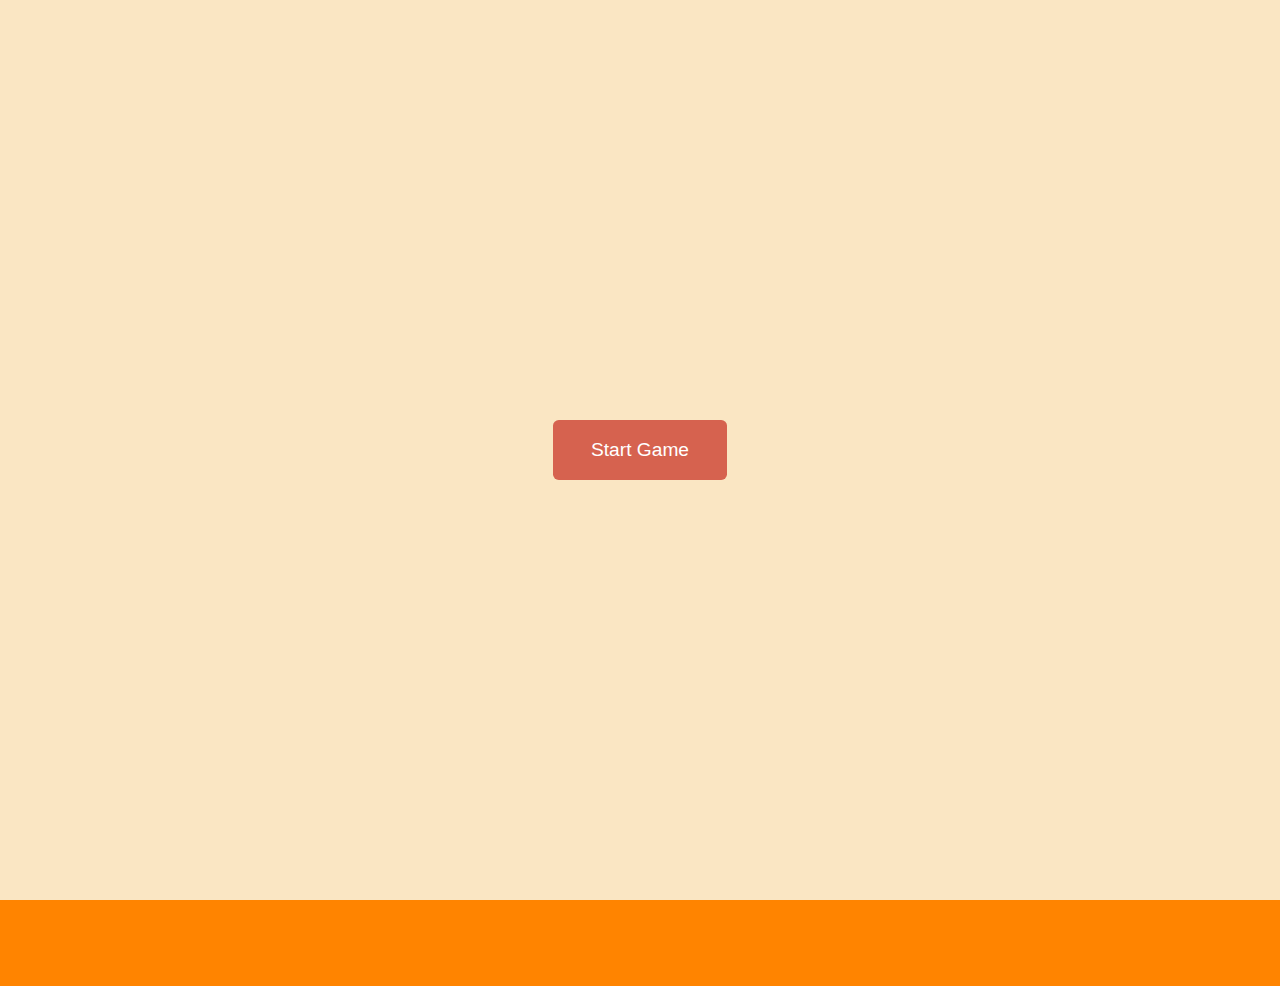
<file: FruitGame/index.html>
<!DOCTYPE html>
<html lang="en">

<head>
    <meta charset="UTF-8">
    <meta name="viewport" content="width=device-width, initial-scale=1.0">
    <title>FruitGame</title>
    <link rel="stylesheet" href="style.css">
</head>

<body>
    <h1 id="title">Emine Hanım size özel üretilmiş oyununuza hoşgeldiniz!</h1>
    <div class="cover-screen">
        <h2 id="over-text" class="hide">Game Over</h2>
        <p id="result"></p>
        <button id="start-button">Start Game</button>
    </div>

    <div id="score-container" class="hide">0</div>
    <canvas id="canvas"></canvas>
    <script src="script.js"></script>
</body>

</html>
</file>
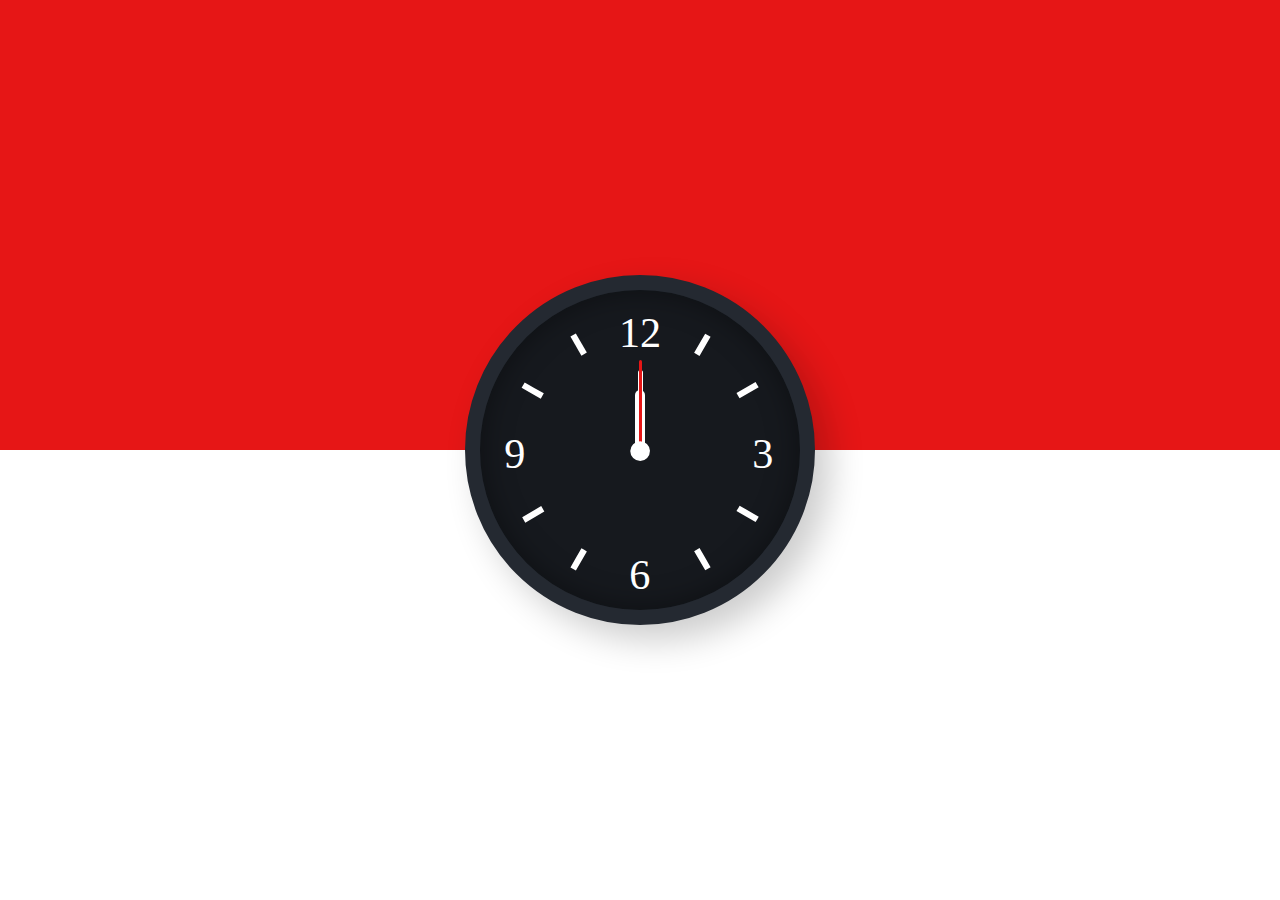
<file: analogclock/analogclock.html>
<!DOCTYPE html>
<html lang="en">
<head>
    <meta name="viewport" content="width=device-width, initial-scale=1.0">
    <title>Analog Clock</title>
    <!-- Stylesheet-->
    <link rel="stylesheet" href="analogclock.css">   
</head>
<body>
    <div class="clock">
        <div class="hour hand" id="hour"></div>
        <div class="minute hand" id="minute"></div>
        <div class="seconds hand" id="seconds"></div>
        <img src="clock template.svg" alt="clock">
    </div>
    <!-- Script -->
    <script src="analogclock.js"></script>
</body>
</html>
</file>
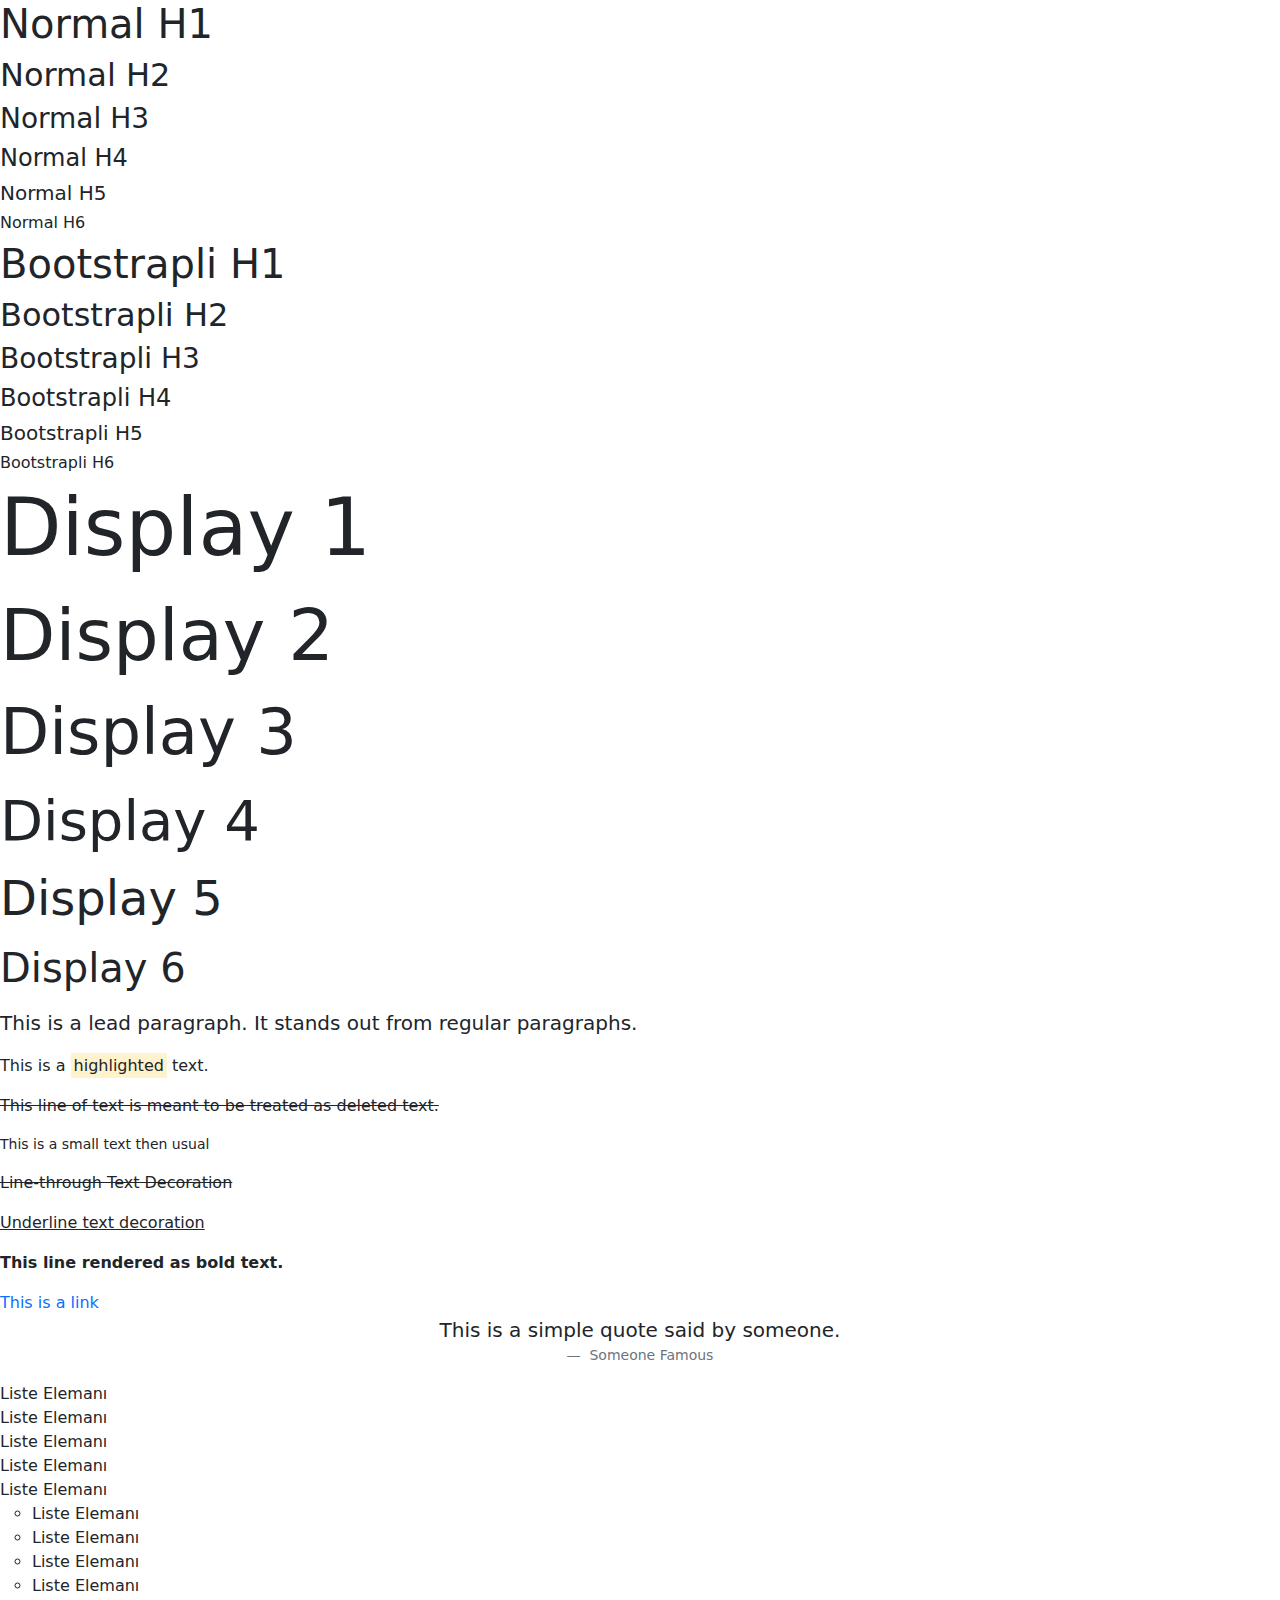
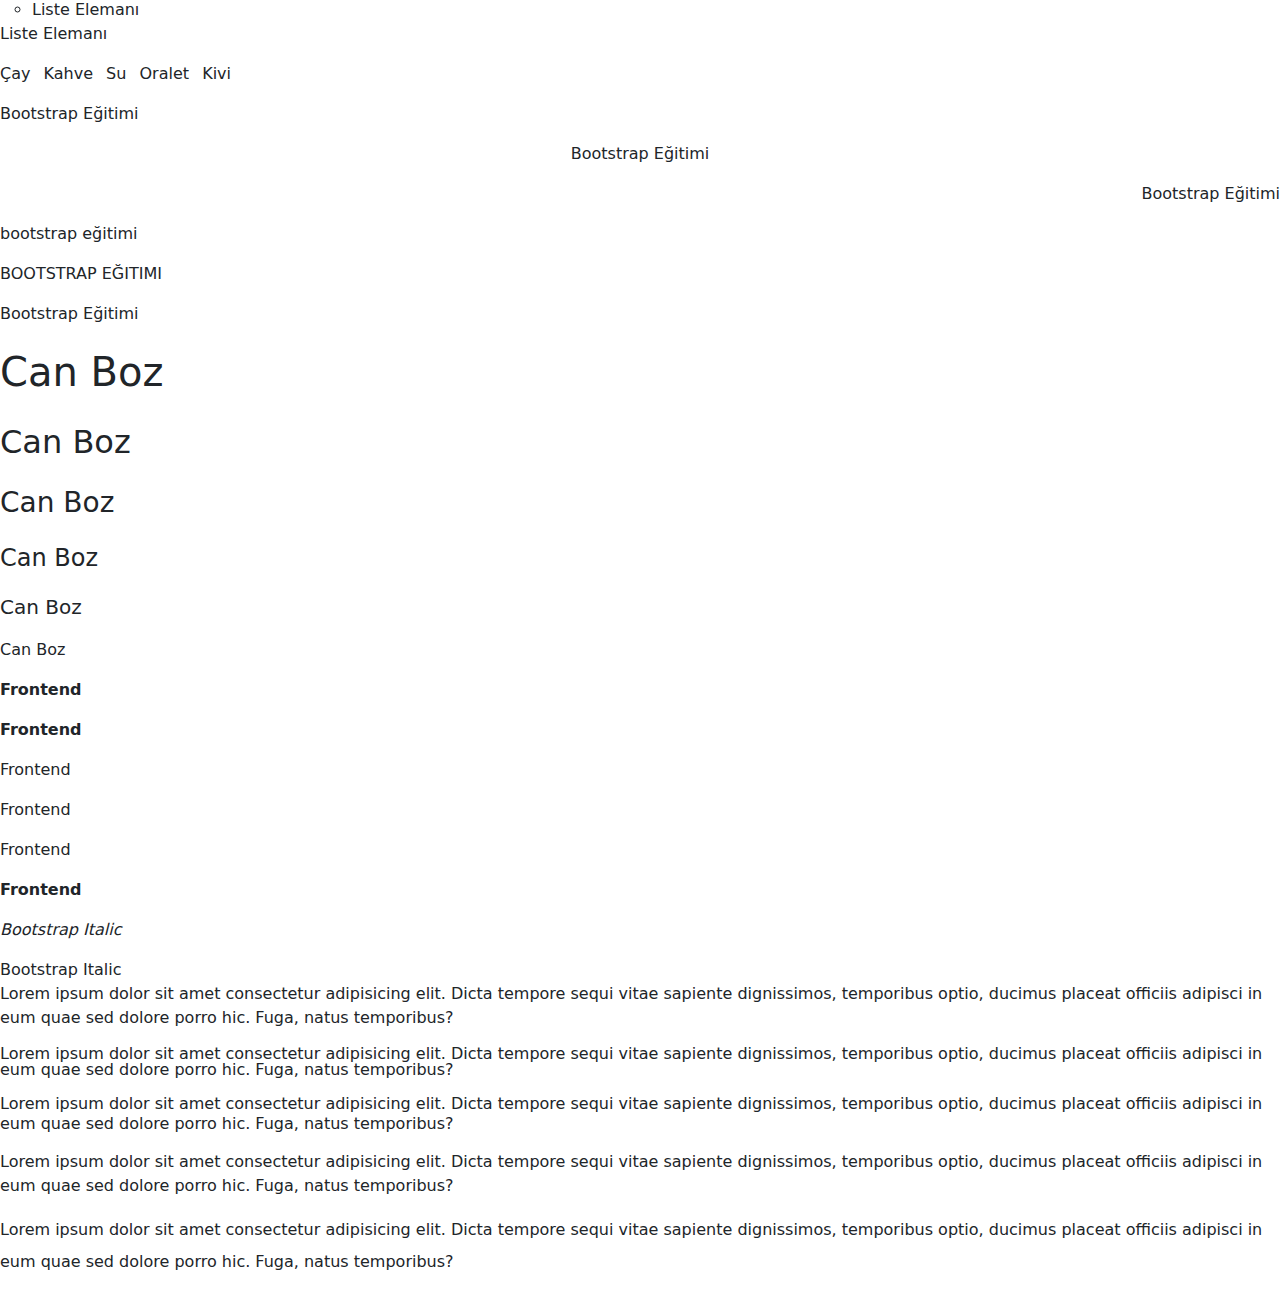
<file: Bootstrap/1.Typography.html>
<!DOCTYPE html>
<html lang="en">

<head>
    <meta charset="UTF-8">
    <meta http-equiv="X-UA-Compatible" content="IE=edge">
    <meta name="viewport" content="width=device-width, initial-scale=1.0">
    <title>Document</title>
    <link rel="stylesheet" href="css/bootstrap.min.css">
</head>

<body>

    <!-- HEADINGS -->

    <h1>Normal H1</h1>
    <h2>Normal H2</h2>
    <h3>Normal H3</h3>
    <h4>Normal H4</h4>
    <h5>Normal H5</h5>
    <h6>Normal H6</h6>

    <p class="h1">Bootstrapli H1</p>
    <p class="h2">Bootstrapli H2</p>
    <p class="h3">Bootstrapli H3</p>
    <p class="h4">Bootstrapli H4</p>
    <p class="h5">Bootstrapli H5</p>
    <p class="h6">Bootstrapli H6</p>

    <!-- DISPLAY -->

    <p class="display-1">Display 1</p>
    <p class="display-2">Display 2</p>
    <p class="display-3">Display 3</p>
    <p class="display-4">Display 4</p>
    <p class="display-5">Display 5</p>
    <p class="display-6">Display 6</p>

    <!-- LEAD -->
    <p class="lead">
        This is a lead paragraph. It stands out from regular paragraphs.
    </p>

    <!-- TEXT STYLİNG -->
    <p>This is a <span class="mark">highlighted</span> text.</p>
    <p><del>This line of text is meant to be treated as deleted text.</del></p>
    <p class="small">This is a small text then usual</p>
    <p class="text-decoration-line-through">Line-through Text Decoration</p>
    <p class="text-decoration-underline">Underline text decoration</p>
    <p><strong>This line rendered as bold text.</strong></p>
    <a href="" class="text-decoration-none">This is a link</a>



    <!-- blockquote -->
    <div class="text-center">
        <blockquote class="blockquote">
            <p>This is a simple quote said by someone.</p>
        </blockquote>
        <div class="blockquote-footer">
            Someone Famous
        </div>
    </div>

    <!-- Lists -->
    <ul class="list-unstyled">
        <li>Liste Elemanı</li>
        <li>Liste Elemanı</li>
        <li>Liste Elemanı</li>
        <li>Liste Elemanı</li>
        <li>Liste Elemanı</li>
        <ul>
            <li>Liste Elemanı</li>
            <li>Liste Elemanı</li>
            <li>Liste Elemanı</li>
            <li>Liste Elemanı</li>
            <li>Liste Elemanı</li>
        </ul>
        <li>Liste Elemanı</li>
    </ul>


    <!-- Inline Lists -->
    <ul class="list-inline">
        <li class="list-inline-item">Çay</li>
        <li class="list-inline-item">Kahve</li>
        <li class="list-inline-item">Su</li>
        <li class="list-inline-item">Oralet</li>
        <li class="list-inline-item">Kivi</li>
    </ul>

    <!-- Text Hizalama -->
    <p class="text-start">Bootstrap Eğitimi</p>
    <p class="text-center">Bootstrap Eğitimi</p>
    <p class="text-end">Bootstrap Eğitimi</p>

    <!-- Text Transform -->

    <p class="text-lowercase">Bootstrap Eğitimi</p>
    <p class="text-uppercase">Bootstrap Eğitimi</p>
    <p class="text-capitalize">bootstrap eğitimi</p>

    <!-- Font Size -->
    <p class="fs-1">Can Boz</p>
    <p class="fs-2">Can Boz</p>
    <p class="fs-3">Can Boz</p>
    <p class="fs-4">Can Boz</p>
    <p class="fs-5">Can Boz</p>
    <p class="fs-6">Can Boz</p>

    <!-- Font Weight -->

    <p class="fw-bolder">Frontend</p>
    <p class="fw-bold">Frontend</p>
    <p class="fw-normal">Frontend</p>
    <p class="fw-light">Frontend</p>
    <p class="fw-lighter">Frontend</p>
    <p class="fw-semibold">Frontend</p>

    <!-- Font Style  -->
    <p class="fst-italic">Bootstrap Italic</p>
    <i class="fst-normal">Bootstrap Italic</i>

    <!-- Line Height -->
    <p>Lorem ipsum dolor sit amet consectetur adipisicing elit. Dicta tempore sequi vitae sapiente dignissimos,
        temporibus optio, ducimus placeat officiis adipisci in eum quae sed dolore porro hic. Fuga, natus temporibus?
    </p>
    <p class="lh-1">Lorem ipsum dolor sit amet consectetur adipisicing elit. Dicta tempore sequi vitae sapiente
        dignissimos,
        temporibus optio, ducimus placeat officiis adipisci in eum quae sed dolore porro hic. Fuga, natus temporibus?
    </p>
    <p class="lh-sm">Lorem ipsum dolor sit amet consectetur adipisicing elit. Dicta tempore sequi vitae sapiente
        dignissimos,
        temporibus optio, ducimus placeat officiis adipisci in eum quae sed dolore porro hic. Fuga, natus temporibus?
    </p>
    <p class="lh-base">Lorem ipsum dolor sit amet consectetur adipisicing elit. Dicta tempore sequi vitae sapiente
        dignissimos,
        temporibus optio, ducimus placeat officiis adipisci in eum quae sed dolore porro hic. Fuga, natus temporibus?
    </p>
    <p class="lh-lg">Lorem ipsum dolor sit amet consectetur adipisicing elit. Dicta tempore sequi vitae sapiente
        dignissimos,
        temporibus optio, ducimus placeat officiis adipisci in eum quae sed dolore porro hic. Fuga, natus temporibus?
    </p>



    <script src="js/bootstrap.bundle.min.js"></script>
</body>

</html>
</file>
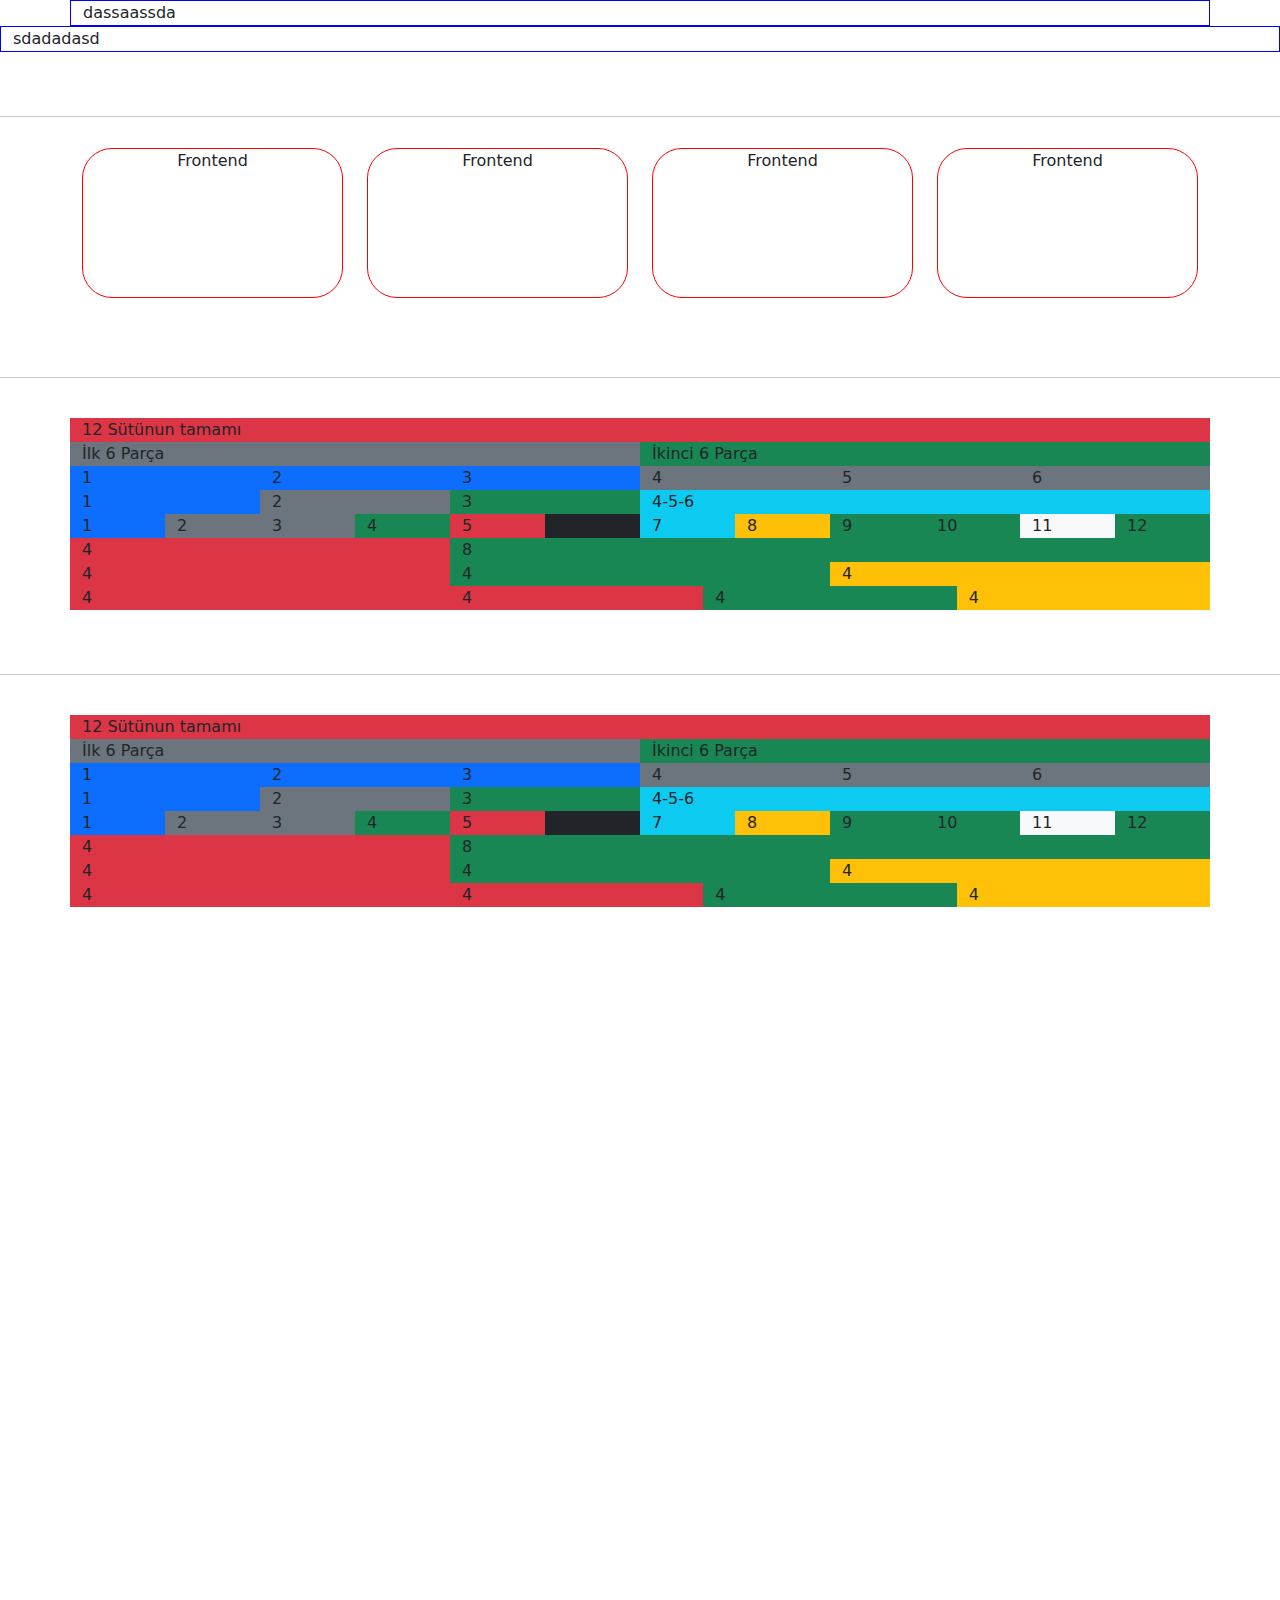
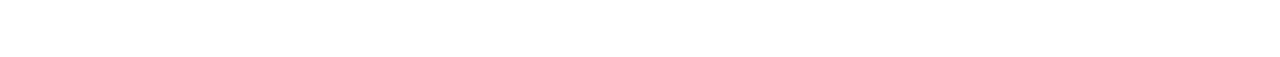
<file: Bootstrap/10.GridÖrnek.html>
<!DOCTYPE html>
<html lang="en">

<head>
    <meta charset="UTF-8">
    <meta http-equiv="X-UA-Compatible" content="IE=edge">
    <meta name="viewport" content="width=device-width, initial-scale=1.0">
    <title>Document</title>
    <link rel="stylesheet" href="css/bootstrap.min.css">
    <style>
        .frt {
            border-radius: 30px;
            border: 1px solid red;
            height: 150px;
            text-align: center;
            margin: 15px 0px;
        }

        .borderBlue {
            border: 1px solid blue;
        }

        body {
            margin-bottom: 750px;
        }
    </style>
</head>

<body>

    <div class="container borderBlue">
        dassaassda
    </div>

    <div class="container-fluid borderBlue">
        sdadadasd
    </div>

    <br>
    <br>
    <hr>

    <div class="container">
        <div class="row">
            <div class="col-lg-3 col-md-6">
                <div class="frt">
                    Frontend
                </div>
            </div>
            <div class="col-lg-3 col-md-6">
                <div class="frt">
                    Frontend
                </div>
            </div>
            <div class="col-lg-3 col-md-6">
                <div class="frt">
                    Frontend
                </div>
            </div>
            <div class="col-lg-3 col-md-6">
                <div class="frt">
                    Frontend
                </div>
            </div>

        </div>
    </div>

    <br>
    <br>
    <hr>
    <br>
    <div class="container">
        <div class="row">
            <div class="col-12 bg-danger">
                12 Sütünun tamamı
            </div>
        </div>
        <div class="row">
            <div class="col-6 bg-secondary">
                İlk 6 Parça
            </div>
            <div class="col-6 bg-success">
                İkinci 6 Parça
            </div>
        </div>

        <div class="row">
            <div class="col-2 bg-primary">1</div>
            <div class="col-2 bg-primary">2</div>
            <div class="col-2 bg-primary">3</div>
            <div class="col-2 bg-secondary">4</div>
            <div class="col-2 bg-secondary">5</div>
            <div class="col-2 bg-secondary">6</div>
        </div>

        <div class="row">
            <div class="col-2 bg-primary">1</div>
            <div class="col-2 bg-secondary">2</div>
            <div class="col-2 bg-success">3</div>
            <div class="col-6 bg-info">4-5-6</div>
        </div>

        <div class="row">
            <div class="col-1 bg-primary">1</div>
            <div class="col-1 bg-secondary">2</div>
            <div class="col-1 bg-secondary">3</div>
            <div class="col-1 bg-success">4</div>
            <div class="col-1 bg-danger">5</div>
            <div class="col-1 bg-dark">6</div>
            <div class="col-1 bg-info">7</div>
            <div class="col-1 bg-warning">8</div>
            <div class="col-1 bg-success">9</div>
            <div class="col-1 bg-success">10</div>
            <div class="col-1 bg-light">11</div>
            <div class="col-1 bg-success">12</div>
        </div>
        <div class="row">
            <div class="col-4 bg-danger">
                4
            </div>
            <div class="col-8 bg-success">
                8
            </div>
        </div>

        <div class="row">
            <div class="col-4 bg-danger">
                4
            </div>
            <div class="col-4 bg-success">
                4
            </div>
            <div class="col-4 bg-warning">
                4
            </div>
        </div>

        <div class="row">
            <div class="col-4 bg-danger">
                4
            </div>
            <div class="col-8 bg-success">
                <div class="row">
                    <div class="col-4 bg-danger">
                        4
                    </div>
                    <div class="col-4 bg-success">
                        4
                    </div>
                    <div class="col-4 bg-warning">
                        4
                    </div>
                </div>
            </div>

        </div>
    </div>

    <br>
    <br>
    <hr>
    <br>

    <div class="container">
        <div class="row">
            <div class="col-lg-12 bg-danger">
                12 Sütünun tamamı
            </div>
        </div>
        <div class="row">
            <div class="col-lg-6 bg-secondary">
                İlk 6 Parça
            </div>
            <div class="col-lg-6 bg-success">
                İkinci 6 Parça
            </div>
        </div>

        <div class="row">
            <div class="col-lg-2 bg-primary">1</div>
            <div class="col-lg-2 bg-primary">2</div>
            <div class="col-lg-2 bg-primary">3</div>
            <div class="col-lg-2 bg-secondary">4</div>
            <div class="col-lg-2 bg-secondary">5</div>
            <div class="col-lg-2 bg-secondary">6</div>
        </div>

        <div class="row">
            <div class="col-lg-2 bg-primary">1</div>
            <div class="col-lg-2 bg-secondary">2</div>
            <div class="col-lg-2 bg-success">3</div>
            <div class="col-lg-6 bg-info">4-5-6</div>
        </div>

        <div class="row">
            <div class="col-lg-1 bg-primary">1</div>
            <div class="col-lg-1 bg-secondary">2</div>
            <div class="col-lg-1 bg-secondary">3</div>
            <div class="col-lg-1 bg-success">4</div>
            <div class="col-lg-1 bg-danger">5</div>
            <div class="col-lg-1 bg-dark">6</div>
            <div class="col-lg-1 bg-info">7</div>
            <div class="col-lg-1 bg-warning">8</div>
            <div class="col-lg-1 bg-success">9</div>
            <div class="col-lg-1 bg-success">10</div>
            <div class="col-lg-1 bg-light">11</div>
            <div class="col-lg-1 bg-success">12</div>
        </div>
        <div class="row">
            <div class="col-lg-4 bg-danger">
                4
            </div>
            <div class="col-lg-8 bg-success">
                8
            </div>
        </div>

        <div class="row">
            <div class="col-lg-4 bg-danger">
                4
            </div>
            <div class="col-lg-4 bg-success">
                4
            </div>
            <div class="col-lg-4 bg-warning">
                4
            </div>
        </div>

        <div class="row">
            <div class="col-lg-4 bg-danger">
                4
            </div>
            <div class="col-lg-8 bg-success">
                <div class="row">
                    <div class="col-lg-4 bg-danger">
                        4
                    </div>
                    <div class="col-lg-4 bg-success">
                        4
                    </div>
                    <div class="col-lg-4 bg-warning">
                        4
                    </div>
                </div>
            </div>

        </div>
    </div>


    <script src="js/bootstrap.bundle.min.js"></script>
</body>

</html>
</file>
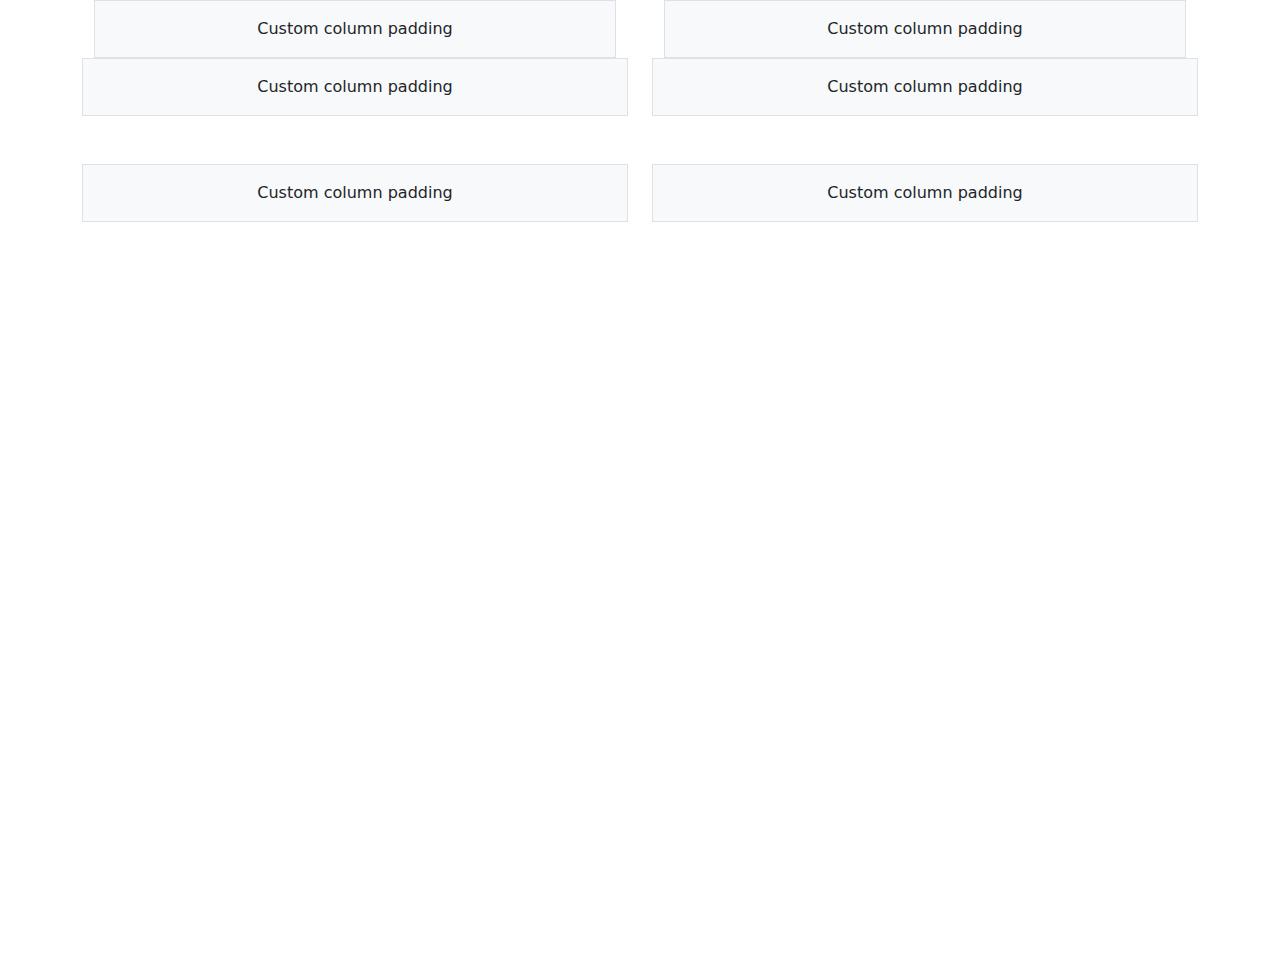
<file: Bootstrap/11.Gutter.html>
<!DOCTYPE html>
<html lang="en">

<head>
    <meta charset="UTF-8">
    <meta http-equiv="X-UA-Compatible" content="IE=edge">
    <meta name="viewport" content="width=device-width, initial-scale=1.0">
    <title>Document</title>
    <link rel="stylesheet" href="css/bootstrap.min.css">
    <style>
        body {
            margin-bottom: 750px;
        }
    </style>
</head>

<body>
    <div class="container px-4 text-center">
        <div class="row gx-5">
            <div class="col-lg-6">
                <div class="p-3 border bg-light">Custom column padding</div>
            </div>
            <div class="col-lg-6">
                <div class="p-3 border bg-light">Custom column padding</div>
            </div>
        </div>
    </div>

    <div class="container overflow-hidden text-center">
        <div class="row gy-5">
            <div class="col-lg-6">
                <div class="p-3 border bg-light">Custom column padding</div>
            </div>
            <div class="col-lg-6">
                <div class="p-3 border bg-light">Custom column padding</div>
            </div>
            <div class="col-lg-6">
                <div class="p-3 border bg-light">Custom column padding</div>
            </div>
            <div class="col-lg-6">
                <div class="p-3 border bg-light">Custom column padding</div>
            </div>
        </div>
    </div>


    <script src="js/bootstrap.bundle.min.js"></script>
</body>

</html>
</file>
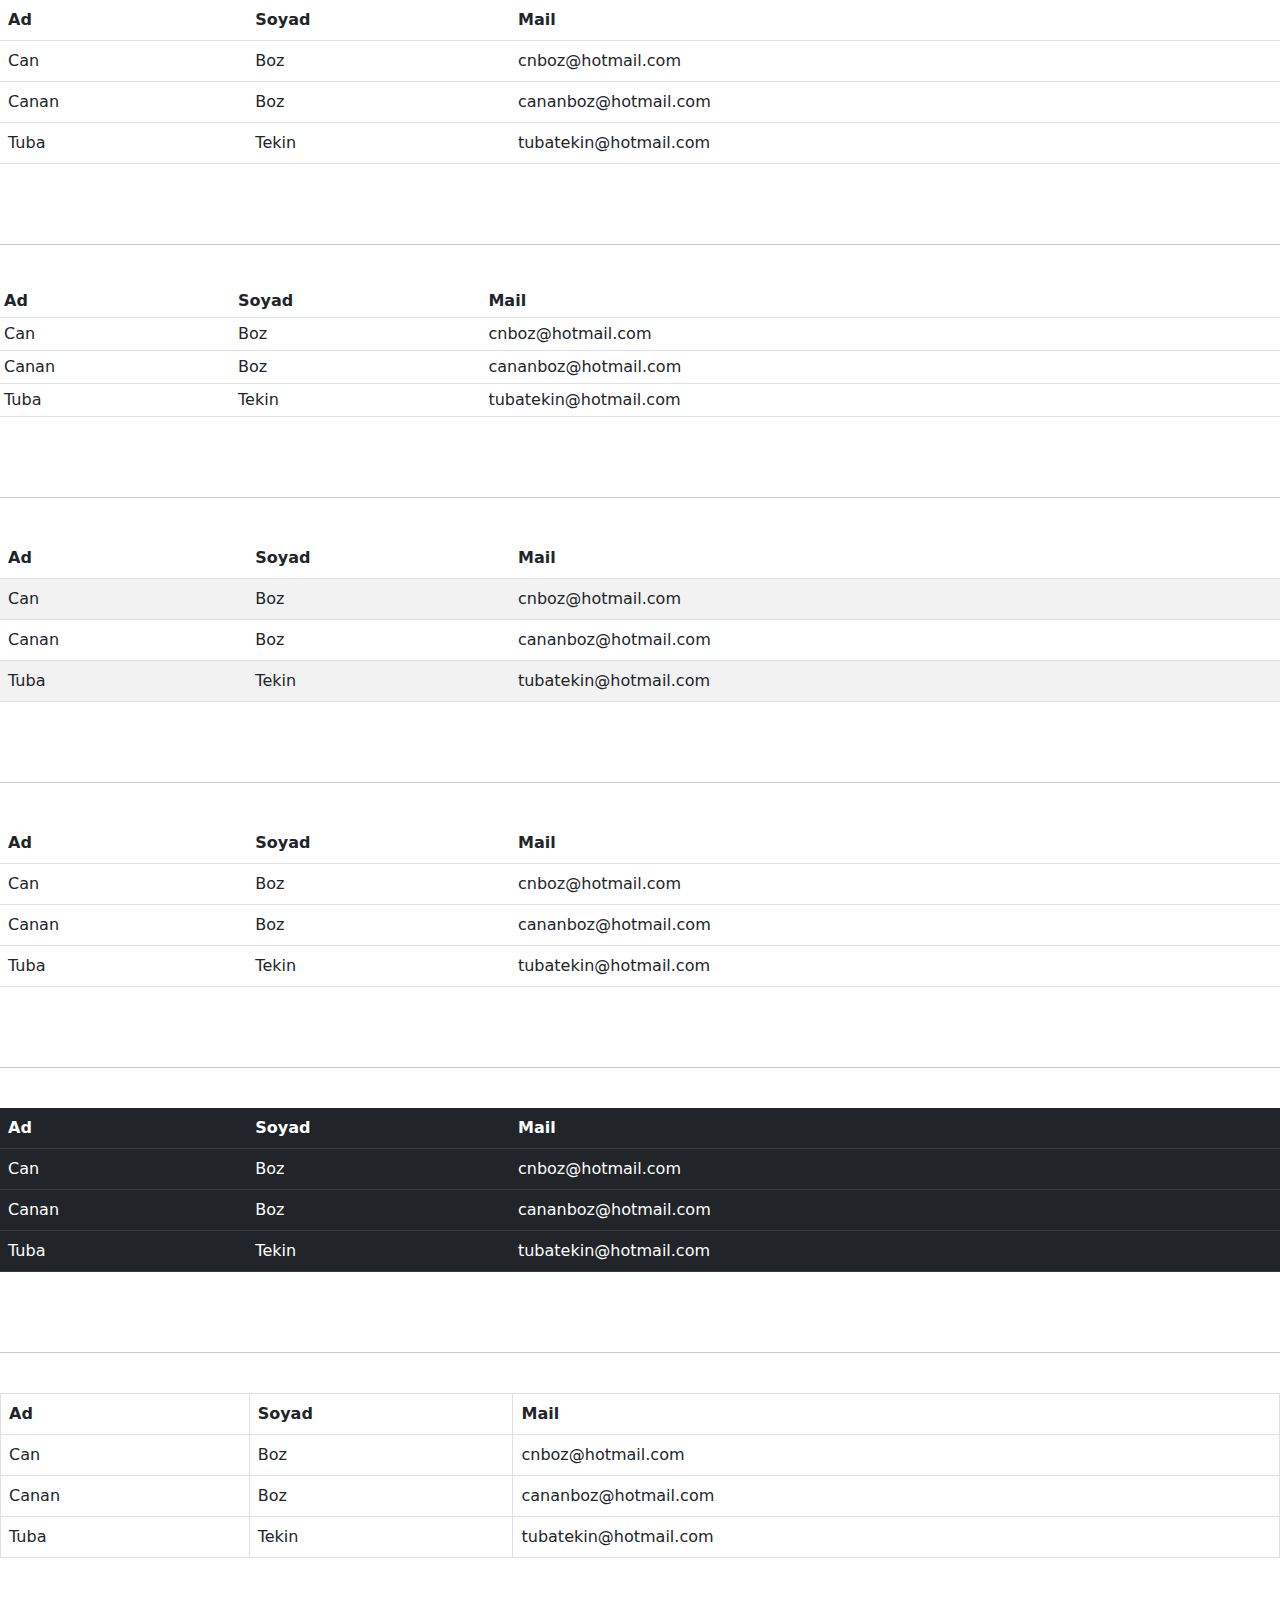
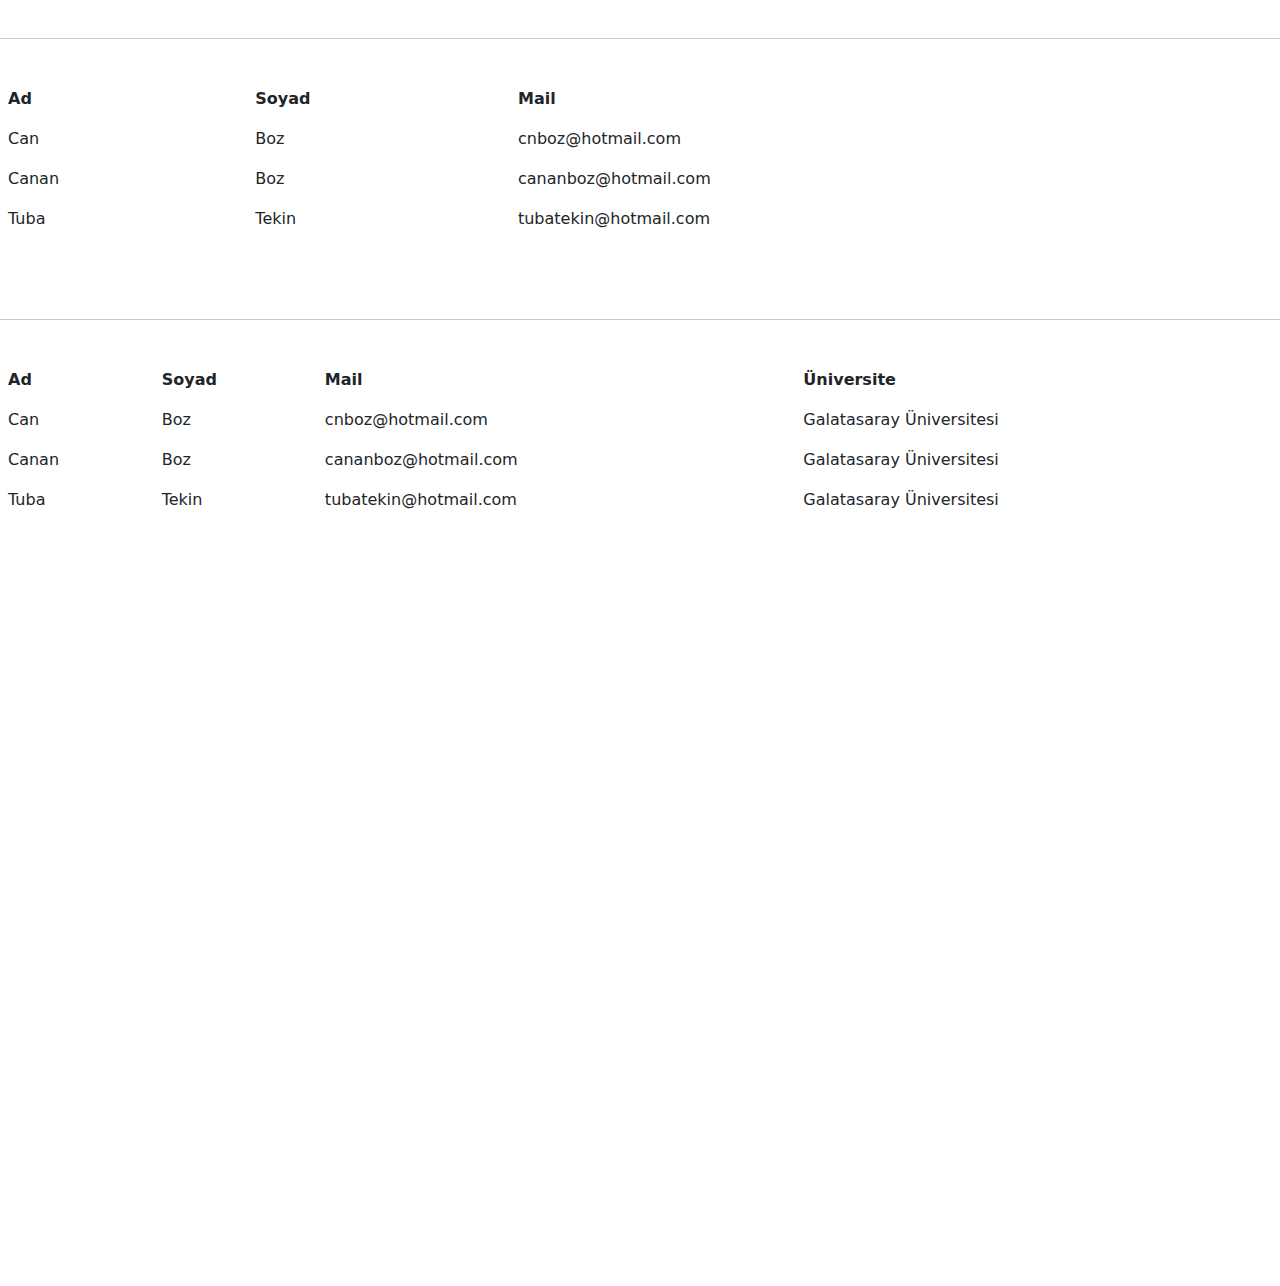
<file: Bootstrap/12.Table.html>
<!DOCTYPE html>
<html lang="en">

<head>
    <meta charset="UTF-8">
    <meta http-equiv="X-UA-Compatible" content="IE=edge">
    <meta name="viewport" content="width=device-width, initial-scale=1.0">
    <title>Document</title>
    <link rel="stylesheet" href="css/bootstrap.min.css">
    <style>
        body {
            margin-bottom: 750px;
        }
    </style>
</head>

<body>

    <table class="table">
        <thead>
            <tr>
                <th>Ad</th>
                <th>Soyad</th>
                <th>Mail</th>
            </tr>
        </thead>
        <tbody>
            <tr>
                <td>Can</td>
                <td>Boz</td>
                <td>cnboz@hotmail.com</td>
            </tr>
            <tr>
                <td>Canan</td>
                <td>Boz</td>
                <td>cananboz@hotmail.com</td>
            </tr>
            <tr>
                <td>Tuba</td>
                <td>Tekin</td>
                <td>tubatekin@hotmail.com</td>
            </tr>

        </tbody>

    </table>

    <br>
    <br>
    <hr>
    <br>
    <table class="table table-sm">
        <thead>
            <tr>
                <th>Ad</th>
                <th>Soyad</th>
                <th>Mail</th>
            </tr>
        </thead>
        <tbody>
            <tr>
                <td>Can</td>
                <td>Boz</td>
                <td>cnboz@hotmail.com</td>
            </tr>
            <tr>
                <td>Canan</td>
                <td>Boz</td>
                <td>cananboz@hotmail.com</td>
            </tr>
            <tr>
                <td>Tuba</td>
                <td>Tekin</td>
                <td>tubatekin@hotmail.com</td>
            </tr>

        </tbody>

    </table>

    <br>
    <br>
    <hr>
    <br>
    <table class="table table-striped">
        <thead>
            <tr>
                <th>Ad</th>
                <th>Soyad</th>
                <th>Mail</th>
            </tr>
        </thead>
        <tbody>
            <tr>
                <td>Can</td>
                <td>Boz</td>
                <td>cnboz@hotmail.com</td>
            </tr>
            <tr>
                <td>Canan</td>
                <td>Boz</td>
                <td>cananboz@hotmail.com</td>
            </tr>
            <tr>
                <td>Tuba</td>
                <td>Tekin</td>
                <td>tubatekin@hotmail.com</td>
            </tr>
        </tbody>
    </table>

    <br>
    <br>
    <hr>
    <br>
    <table class="table table-hover">
        <thead>
            <tr>
                <th>Ad</th>
                <th>Soyad</th>
                <th>Mail</th>
            </tr>
        </thead>
        <tbody>
            <tr>
                <td>Can</td>
                <td>Boz</td>
                <td>cnboz@hotmail.com</td>
            </tr>
            <tr>
                <td>Canan</td>
                <td>Boz</td>
                <td>cananboz@hotmail.com</td>
            </tr>
            <tr>
                <td>Tuba</td>
                <td>Tekin</td>
                <td>tubatekin@hotmail.com</td>
            </tr>
        </tbody>
    </table>


    <br>
    <br>
    <hr>
    <br>
    <table class="table table-dark">
        <thead>
            <tr>
                <th>Ad</th>
                <th>Soyad</th>
                <th>Mail</th>
            </tr>
        </thead>
        <tbody>
            <tr>
                <td>Can</td>
                <td>Boz</td>
                <td>cnboz@hotmail.com</td>
            </tr>
            <tr>
                <td>Canan</td>
                <td>Boz</td>
                <td>cananboz@hotmail.com</td>
            </tr>
            <tr>
                <td>Tuba</td>
                <td>Tekin</td>
                <td>tubatekin@hotmail.com</td>
            </tr>
        </tbody>
    </table>


    <br>
    <br>
    <hr>
    <br>
    <table class="table table-bordered">
        <thead>
            <tr>
                <th>Ad</th>
                <th>Soyad</th>
                <th>Mail</th>
            </tr>
        </thead>
        <tbody>
            <tr>
                <td>Can</td>
                <td>Boz</td>
                <td>cnboz@hotmail.com</td>
            </tr>
            <tr>
                <td>Canan</td>
                <td>Boz</td>
                <td>cananboz@hotmail.com</td>
            </tr>
            <tr>
                <td>Tuba</td>
                <td>Tekin</td>
                <td>tubatekin@hotmail.com</td>
            </tr>
        </tbody>
    </table>


    <br>
    <br>
    <hr>
    <br>
    <table class="table table-borderless">
        <thead>
            <tr>
                <th>Ad</th>
                <th>Soyad</th>
                <th>Mail</th>
                <!-- <th>Üniversite</th> -->
            </tr>
        </thead>
        <tbody>
            <tr>
                <td>Can</td>
                <td>Boz</td>
                <td>cnboz@hotmail.com</td>
                <!-- <td>Galatasaray Üniversitesi</td> -->
            </tr>
            <tr>
                <td>Canan</td>
                <td>Boz</td>
                <td>cananboz@hotmail.com</td>
                <!-- <td>Galatasaray Üniversitesi</td> -->
            </tr>
            <tr>
                <td>Tuba</td>
                <td>Tekin</td>
                <td>tubatekin@hotmail.com</td>
                <!-- <td>Galatasaray Üniversitesi</td> -->
            </tr>
        </tbody>
    </table>


    <br>
    <br>
    <hr>
    <br>
    <div class="table-responsive">
        <table class="table table-borderless">
            <thead>
                <tr>
                    <th>Ad</th>
                    <th>Soyad</th>
                    <th>Mail</th>
                    <th>Üniversite</th>
                </tr>
            </thead>
            <tbody>
                <tr>
                    <td>Can</td>
                    <td>Boz</td>
                    <td>cnboz@hotmail.com</td>
                    <td>Galatasaray Üniversitesi</td>
                </tr>
                <tr>
                    <td>Canan</td>
                    <td>Boz</td>
                    <td>cananboz@hotmail.com</td>
                    <td>Galatasaray Üniversitesi</td>
                </tr>
                <tr>
                    <td>Tuba</td>
                    <td>Tekin</td>
                    <td>tubatekin@hotmail.com</td>
                    <td>Galatasaray Üniversitesi</td>
                </tr>
            </tbody>
        </table>
    </div>


    <script src="js/bootstrap.bundle.min.js"></script>
</body>

</html>
</file>
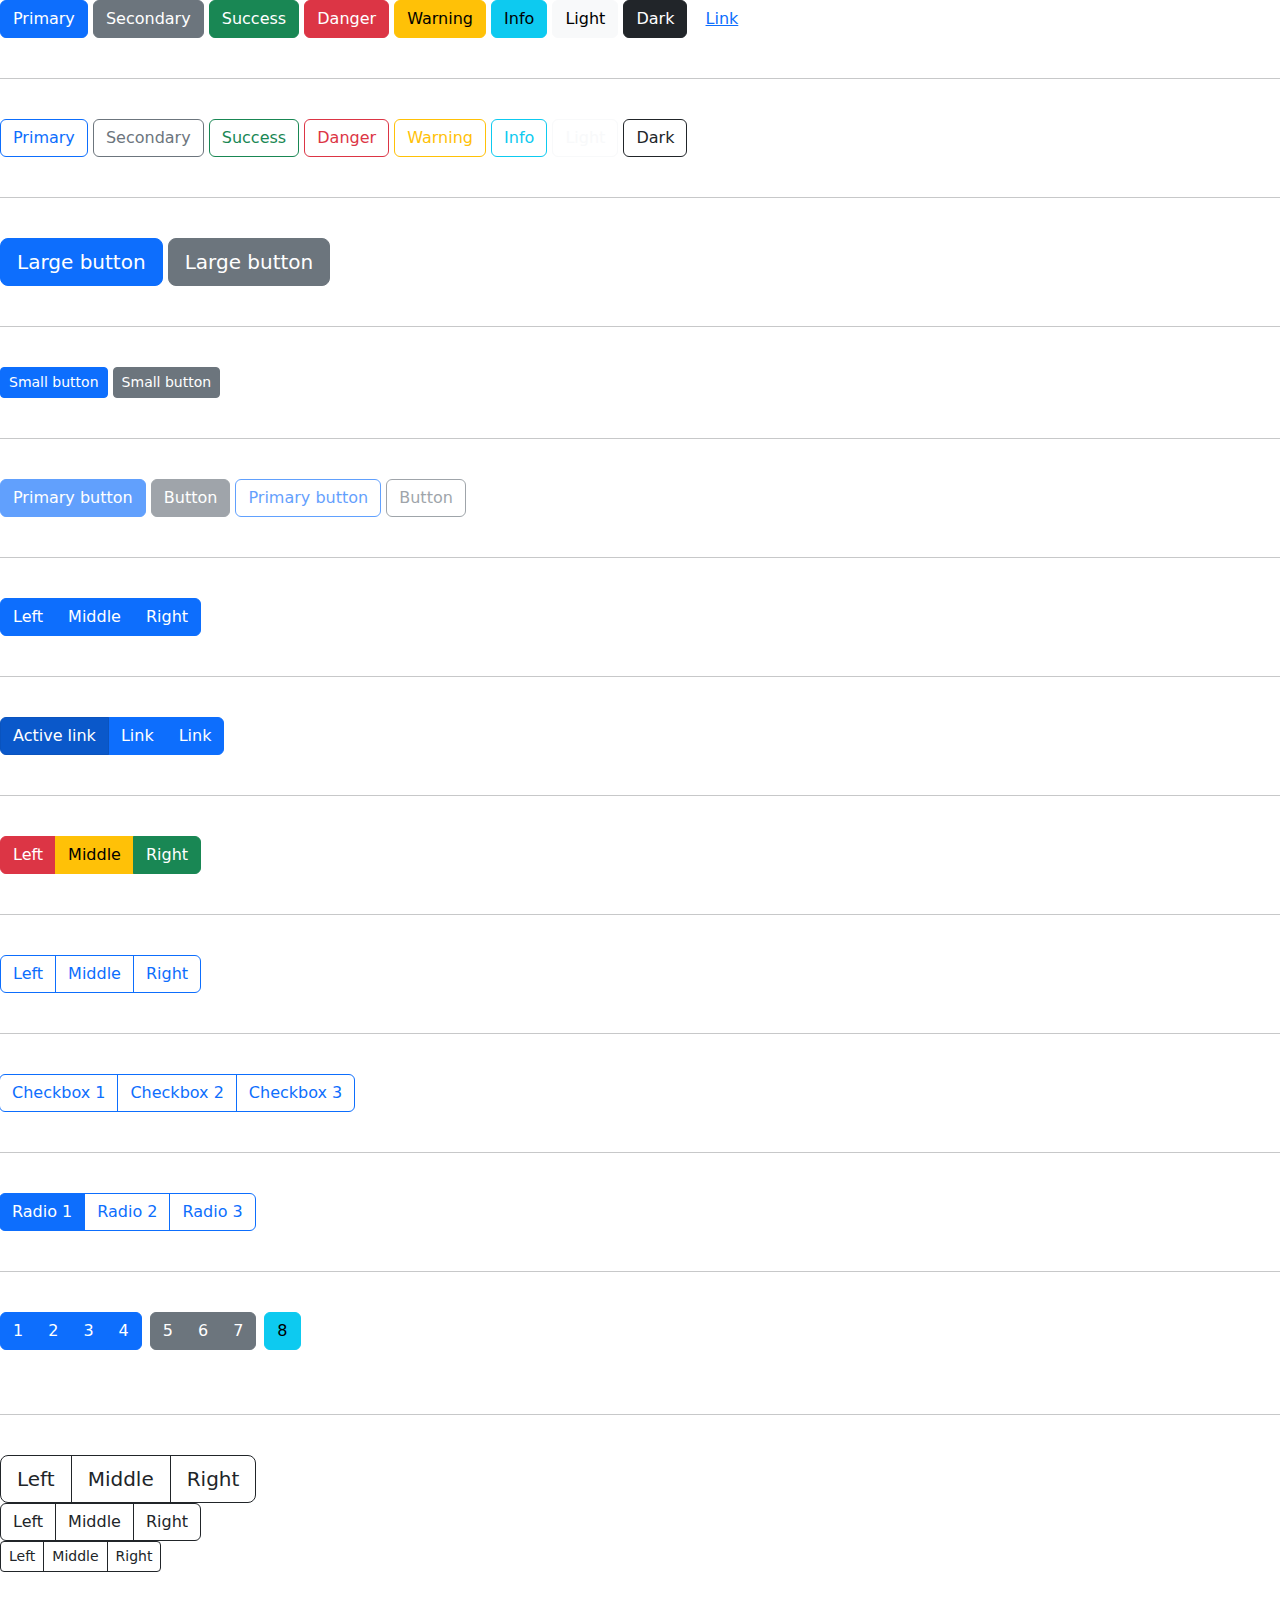
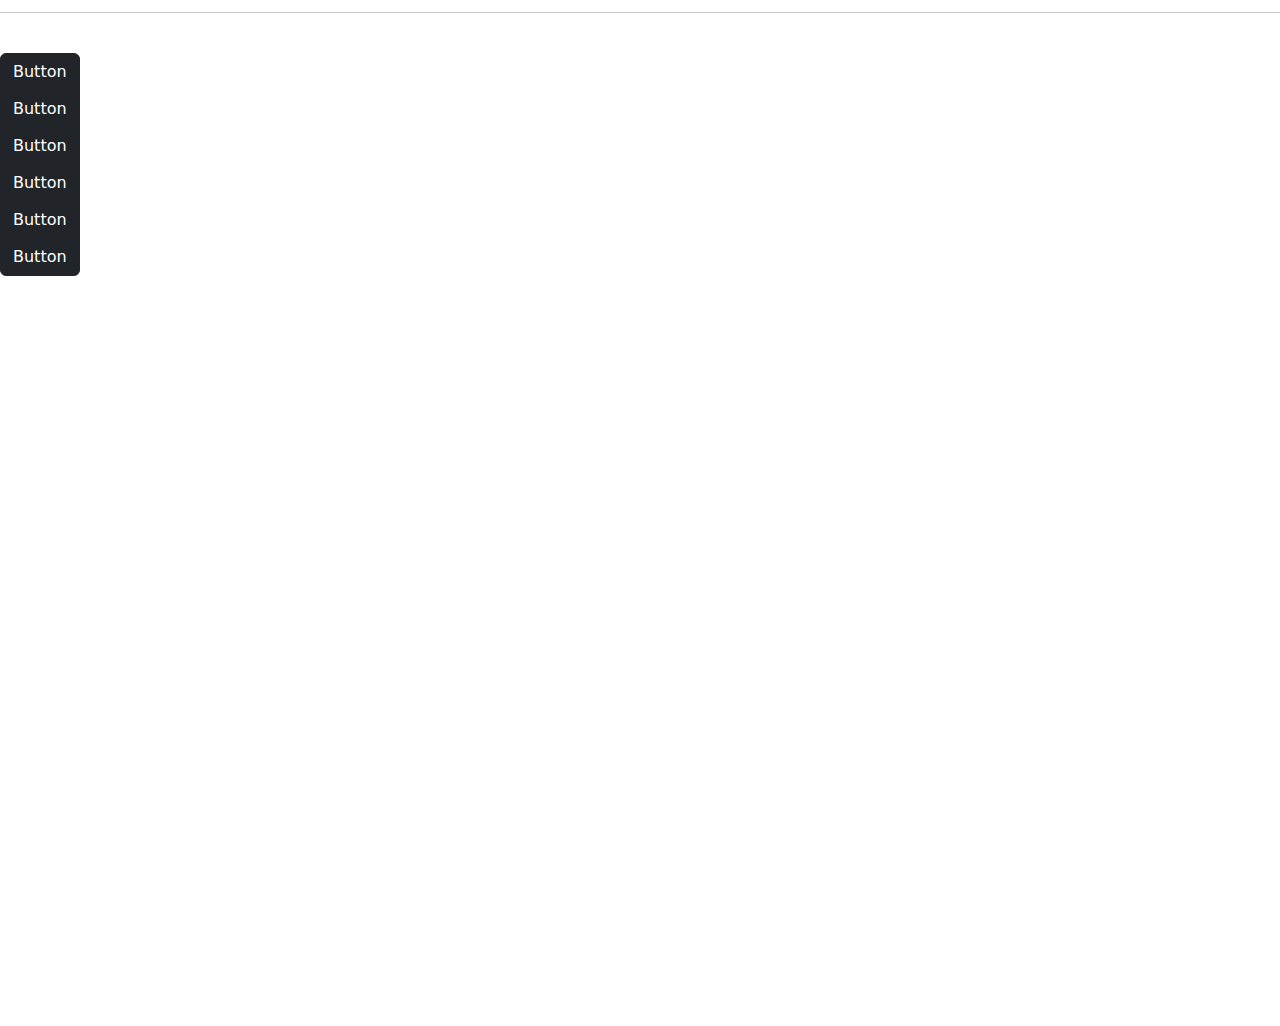
<file: Bootstrap/13.Buttons.html>
<!DOCTYPE html>
<html lang="en">

<head>
    <meta charset="UTF-8">
    <meta http-equiv="X-UA-Compatible" content="IE=edge">
    <meta name="viewport" content="width=device-width, initial-scale=1.0">
    <title>Document</title>
    <link rel="stylesheet" href="css/bootstrap.min.css">
    <style>
        body {
            margin-bottom: 750px;
        }
    </style>
</head>

<body>

    <button type="button" class="btn btn-primary">Primary</button>
    <button type="button" class="btn btn-secondary">Secondary</button>
    <button type="button" class="btn btn-success">Success</button>
    <button type="button" class="btn btn-danger">Danger</button>
    <button type="button" class="btn btn-warning">Warning</button>
    <button type="button" class="btn btn-info">Info</button>
    <button type="button" class="btn btn-light">Light</button>
    <button type="button" class="btn btn-dark">Dark</button>
    <button type="button" class="btn btn-link">Link</button>

    <br>
    <br>
    <hr>
    <br>


    <button type="button" class="btn btn-outline-primary">Primary</button>
    <button type="button" class="btn btn-outline-secondary">Secondary</button>
    <button type="button" class="btn btn-outline-success">Success</button>
    <button type="button" class="btn btn-outline-danger">Danger</button>
    <button type="button" class="btn btn-outline-warning">Warning</button>
    <button type="button" class="btn btn-outline-info">Info</button>
    <button type="button" class="btn btn-outline-light">Light</button>
    <button type="button" class="btn btn-outline-dark">Dark</button>

    <br>
    <br>
    <hr>
    <br>
    <button type="button" class="btn btn-primary btn-lg">Large button</button>
    <button type="button" class="btn btn-secondary btn-lg">Large button</button>
    <br>
    <br>
    <hr>
    <br>
    <button type="button" class="btn btn-primary btn-sm">Small button</button>
    <button type="button" class="btn btn-secondary btn-sm">Small button</button>

    <br>
    <br>
    <hr>
    <br>
    <button type="button" class="btn btn-primary" disabled>Primary button</button>
    <button type="button" class="btn btn-secondary" disabled>Button</button>
    <button type="button" class="btn btn-outline-primary" disabled>Primary button</button>
    <button type="button" class="btn btn-outline-secondary" disabled>Button</button>
    <br>
    <br>
    <hr>
    <br>

    <div class="btn-group" role="group" aria-label="Basic example">
        <button type="button" class="btn btn-primary">Left</button>
        <button type="button" class="btn btn-primary">Middle</button>
        <button type="button" class="btn btn-primary">Right</button>
    </div>

    <br>
    <br>
    <hr>
    <br>

    <div class="btn-group">
        <a href="#" class="btn btn-primary active" aria-current="page">Active link</a>
        <a href="#" class="btn btn-primary">Link</a>
        <a href="#" class="btn btn-primary">Link</a>
    </div>

    <br>
    <br>
    <hr>
    <br>

    <div class="btn-group" role="group" aria-label="Basic mixed styles example">
        <button type="button" class="btn btn-danger">Left</button>
        <button type="button" class="btn btn-warning">Middle</button>
        <button type="button" class="btn btn-success">Right</button>
    </div>


    <br>
    <br>
    <hr>
    <br>

    <div class="btn-group" role="group" aria-label="Basic outlined example">
        <button type="button" class="btn btn-outline-primary">Left</button>
        <button type="button" class="btn btn-outline-primary">Middle</button>
        <button type="button" class="btn btn-outline-primary">Right</button>
    </div>
    <br>
    <br>
    <hr>
    <br>

    <div class="btn-group" role="group" aria-label="Basic checkbox toggle button group">
        <input type="checkbox" class="btn-check" id="btncheck1" autocomplete="off">
        <label class="btn btn-outline-primary" for="btncheck1">Checkbox 1</label>

        <input type="checkbox" class="btn-check" id="btncheck2" autocomplete="off">
        <label class="btn btn-outline-primary" for="btncheck2">Checkbox 2</label>

        <input type="checkbox" class="btn-check" id="btncheck3" autocomplete="off">
        <label class="btn btn-outline-primary" for="btncheck3">Checkbox 3</label>
    </div>
    <br>
    <br>
    <hr>
    <br>

    <div class="btn-group" role="group" aria-label="Basic radio toggle button group">
        <input type="radio" class="btn-check" name="btnradio" id="btnradio1" autocomplete="off" checked>
        <label class="btn btn-outline-primary" for="btnradio1">Radio 1</label>

        <input type="radio" class="btn-check" name="btnradio" id="btnradio2" autocomplete="off">
        <label class="btn btn-outline-primary" for="btnradio2">Radio 2</label>

        <input type="radio" class="btn-check" name="btnradio" id="btnradio3" autocomplete="off">
        <label class="btn btn-outline-primary" for="btnradio3">Radio 3</label>
    </div>
    <br>
    <br>
    <hr>
    <br>

    <div class="btn-toolbar" role="toolbar" aria-label="Toolbar with button groups">
        <div class="btn-group me-2" role="group" aria-label="First group">
            <button type="button" class="btn btn-primary">1</button>
            <button type="button" class="btn btn-primary">2</button>
            <button type="button" class="btn btn-primary">3</button>
            <button type="button" class="btn btn-primary">4</button>
        </div>
        <div class="btn-group me-2" role="group" aria-label="Second group">
            <button type="button" class="btn btn-secondary">5</button>
            <button type="button" class="btn btn-secondary">6</button>
            <button type="button" class="btn btn-secondary">7</button>
        </div>
        <div class="btn-group" role="group" aria-label="Third group">
            <button type="button" class="btn btn-info">8</button>
        </div>
    </div>

    <br>
    <br>
    <hr>
    <br>

    <div class="btn-group btn-group-lg" role="group" aria-label="Large button group">
        <button type="button" class="btn btn-outline-dark">Left</button>
        <button type="button" class="btn btn-outline-dark">Middle</button>
        <button type="button" class="btn btn-outline-dark">Right</button>
    </div>
    <br>
    <div class="btn-group" role="group" aria-label="Default button group">
        <button type="button" class="btn btn-outline-dark">Left</button>
        <button type="button" class="btn btn-outline-dark">Middle</button>
        <button type="button" class="btn btn-outline-dark">Right</button>
    </div>
    <br>
    <div class="btn-group btn-group-sm" role="group" aria-label="Small button group">
        <button type="button" class="btn btn-outline-dark">Left</button>
        <button type="button" class="btn btn-outline-dark">Middle</button>
        <button type="button" class="btn btn-outline-dark">Right</button>
    </div>
    <br>
    <br>
    <hr>
    <br>
    <div class="btn-group-vertical" role="group" aria-label="Vertical button group">
        <button type="button" class="btn btn-dark">Button</button>
        <button type="button" class="btn btn-dark">Button</button>
        <button type="button" class="btn btn-dark">Button</button>
        <button type="button" class="btn btn-dark">Button</button>
        <button type="button" class="btn btn-dark">Button</button>
        <button type="button" class="btn btn-dark">Button</button>
    </div>

    <script src="js/bootstrap.bundle.min.js"></script>
</body>

</html>
</file>
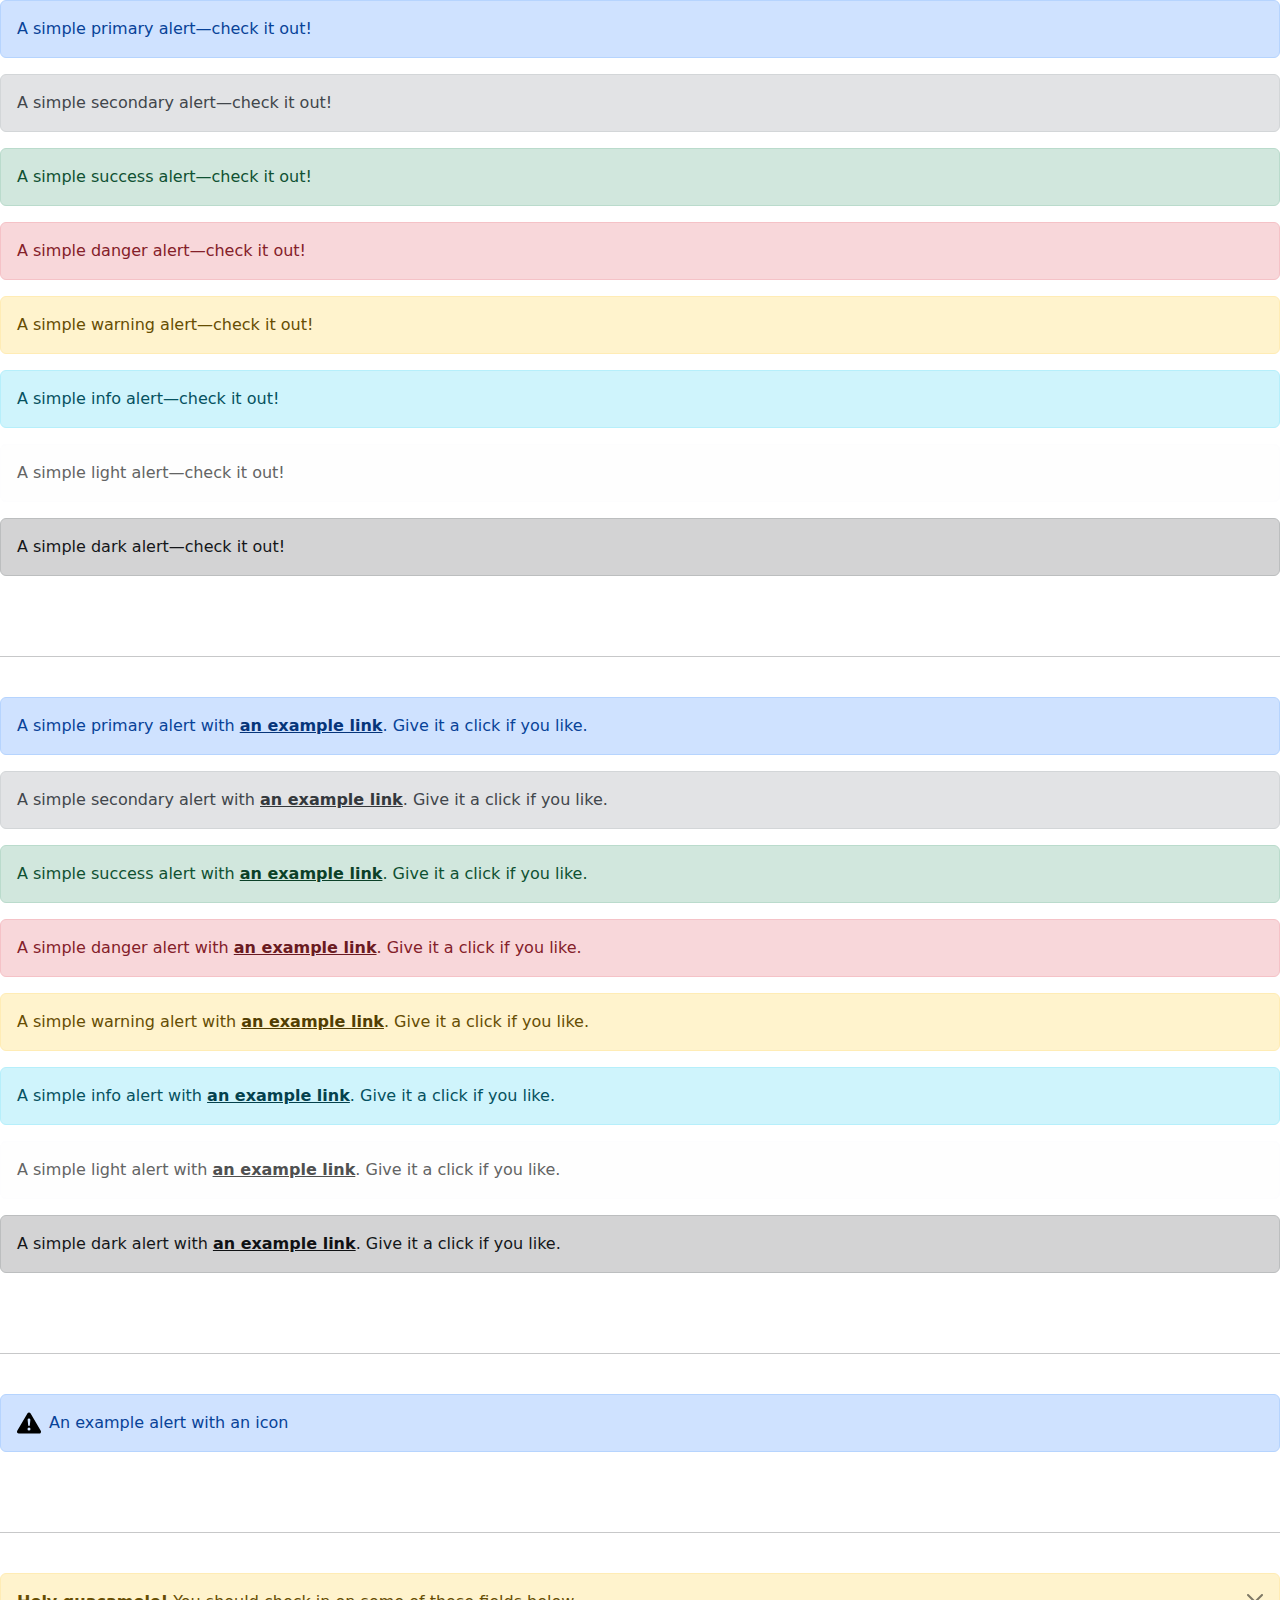
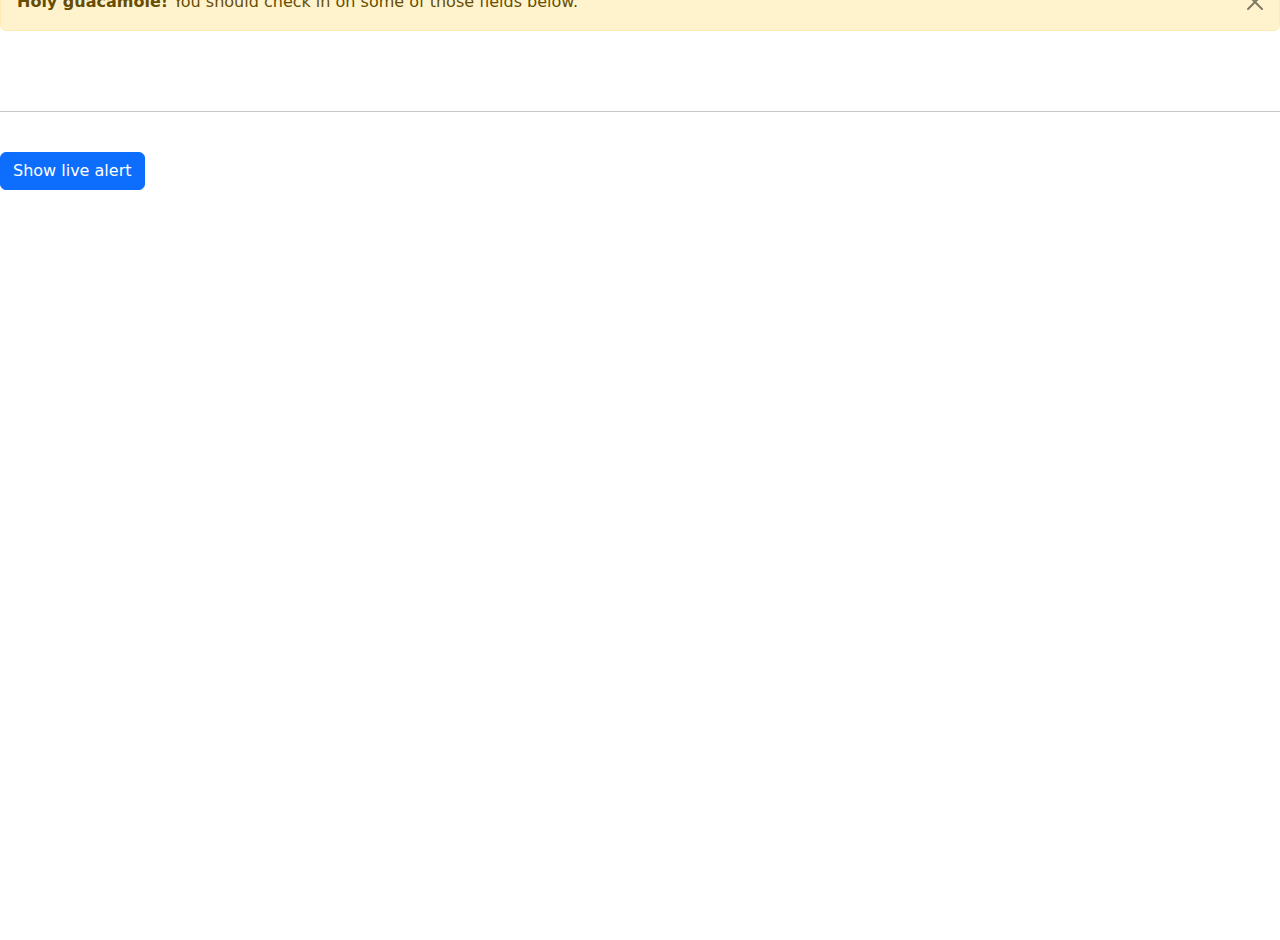
<file: Bootstrap/15.Alert.html>
<!DOCTYPE html>
<html lang="en">

<head>
    <meta charset="UTF-8">
    <meta http-equiv="X-UA-Compatible" content="IE=edge">
    <meta name="viewport" content="width=device-width, initial-scale=1.0">
    <title>Document</title>
    <link rel="stylesheet" href="css/bootstrap.min.css">
    <style>
        body {
            margin-bottom: 750px;
        }
    </style>
</head>

<body>

    <div class="alert alert-primary" role="alert">
        A simple primary alert—check it out!
    </div>
    <div class="alert alert-secondary" role="alert">
        A simple secondary alert—check it out!
    </div>
    <div class="alert alert-success" role="alert">
        A simple success alert—check it out!
    </div>
    <div class="alert alert-danger" role="alert">
        A simple danger alert—check it out!
    </div>
    <div class="alert alert-warning" role="alert">
        A simple warning alert—check it out!
    </div>
    <div class="alert alert-info" role="alert">
        A simple info alert—check it out!
    </div>
    <div class="alert alert-light" role="alert">
        A simple light alert—check it out!
    </div>
    <div class="alert alert-dark" role="alert">
        A simple dark alert—check it out!
    </div>

    <br>
    <br>
    <hr>
    <br>


    <div class="alert alert-primary" role="alert">
        A simple primary alert with <a href="#" class="alert-link">an example link</a>. Give it a click if you like.
    </div>
    <div class="alert alert-secondary" role="alert">
        A simple secondary alert with <a href="#" class="alert-link">an example link</a>. Give it a click if you like.
    </div>
    <div class="alert alert-success" role="alert">
        A simple success alert with <a href="#" class="alert-link">an example link</a>. Give it a click if you like.
    </div>
    <div class="alert alert-danger" role="alert">
        A simple danger alert with <a href="#" class="alert-link">an example link</a>. Give it a click if you like.
    </div>
    <div class="alert alert-warning" role="alert">
        A simple warning alert with <a href="#" class="alert-link">an example link</a>. Give it a click if you like.
    </div>
    <div class="alert alert-info" role="alert">
        A simple info alert with <a href="#" class="alert-link">an example link</a>. Give it a click if you like.
    </div>
    <div class="alert alert-light" role="alert">
        A simple light alert with <a href="#" class="alert-link">an example link</a>. Give it a click if you like.
    </div>
    <div class="alert alert-dark" role="alert">
        A simple dark alert with <a href="#" class="alert-link">an example link</a>. Give it a click if you like.
    </div>


    <br>
    <br>
    <hr>
    <br>

    <div class="alert alert-primary d-flex align-items-center" role="alert">
        <svg width="24" xmlns="http://www.w3.org/2000/svg" class="bi bi-exclamation-triangle-fill flex-shrink-0 me-2"
            viewBox="0 0 16 16" role="img" aria-label="Warning:">
            <path
                d="M8.982 1.566a1.13 1.13 0 0 0-1.96 0L.165 13.233c-.457.778.091 1.767.98 1.767h13.713c.889 0 1.438-.99.98-1.767L8.982 1.566zM8 5c.535 0 .954.462.9.995l-.35 3.507a.552.552 0 0 1-1.1 0L7.1 5.995A.905.905 0 0 1 8 5zm.002 6a1 1 0 1 1 0 2 1 1 0 0 1 0-2z" />
        </svg>
        <div>
            An example alert with an icon
        </div>
    </div>

    <br>
    <br>
    <hr>
    <br>

    <div class="alert alert-warning alert-dismissible fade show" role="alert">
        <strong>Holy guacamole!</strong> You should check in on some of those fields below.
        <button type="button" class="btn-close" data-bs-dismiss="alert" aria-label="Close"></button>
    </div>
    <br>
    <br>
    <hr>
    <br>

    <div id="liveAlertPlaceholder"></div>
    <button type="button" class="btn btn-primary" id="liveAlertBtn">Show live alert</button>


    <script>
        const alertPlaceholder = document.getElementById('liveAlertPlaceholder')

        const alert = (message, type) => {
            const wrapper = document.createElement('div')
            wrapper.innerHTML = [
                `<div class="alert alert-${type} alert-dismissible" role="alert">`,
                `   <div>${message}</div>`,
                '   <button type="button" class="btn-close" data-bs-dismiss="alert" aria-label="Close"></button>',
                '</div>'
            ].join('')

            alertPlaceholder.append(wrapper)
        }

        const alertTrigger = document.getElementById('liveAlertBtn')
        if (alertTrigger) {
            alertTrigger.addEventListener('click', () => {
                alert('Nice, you triggered this alert message!', 'success')
            })
        }
    </script>
    <script src="js/bootstrap.bundle.min.js"></script>
</body>

</html>
</file>
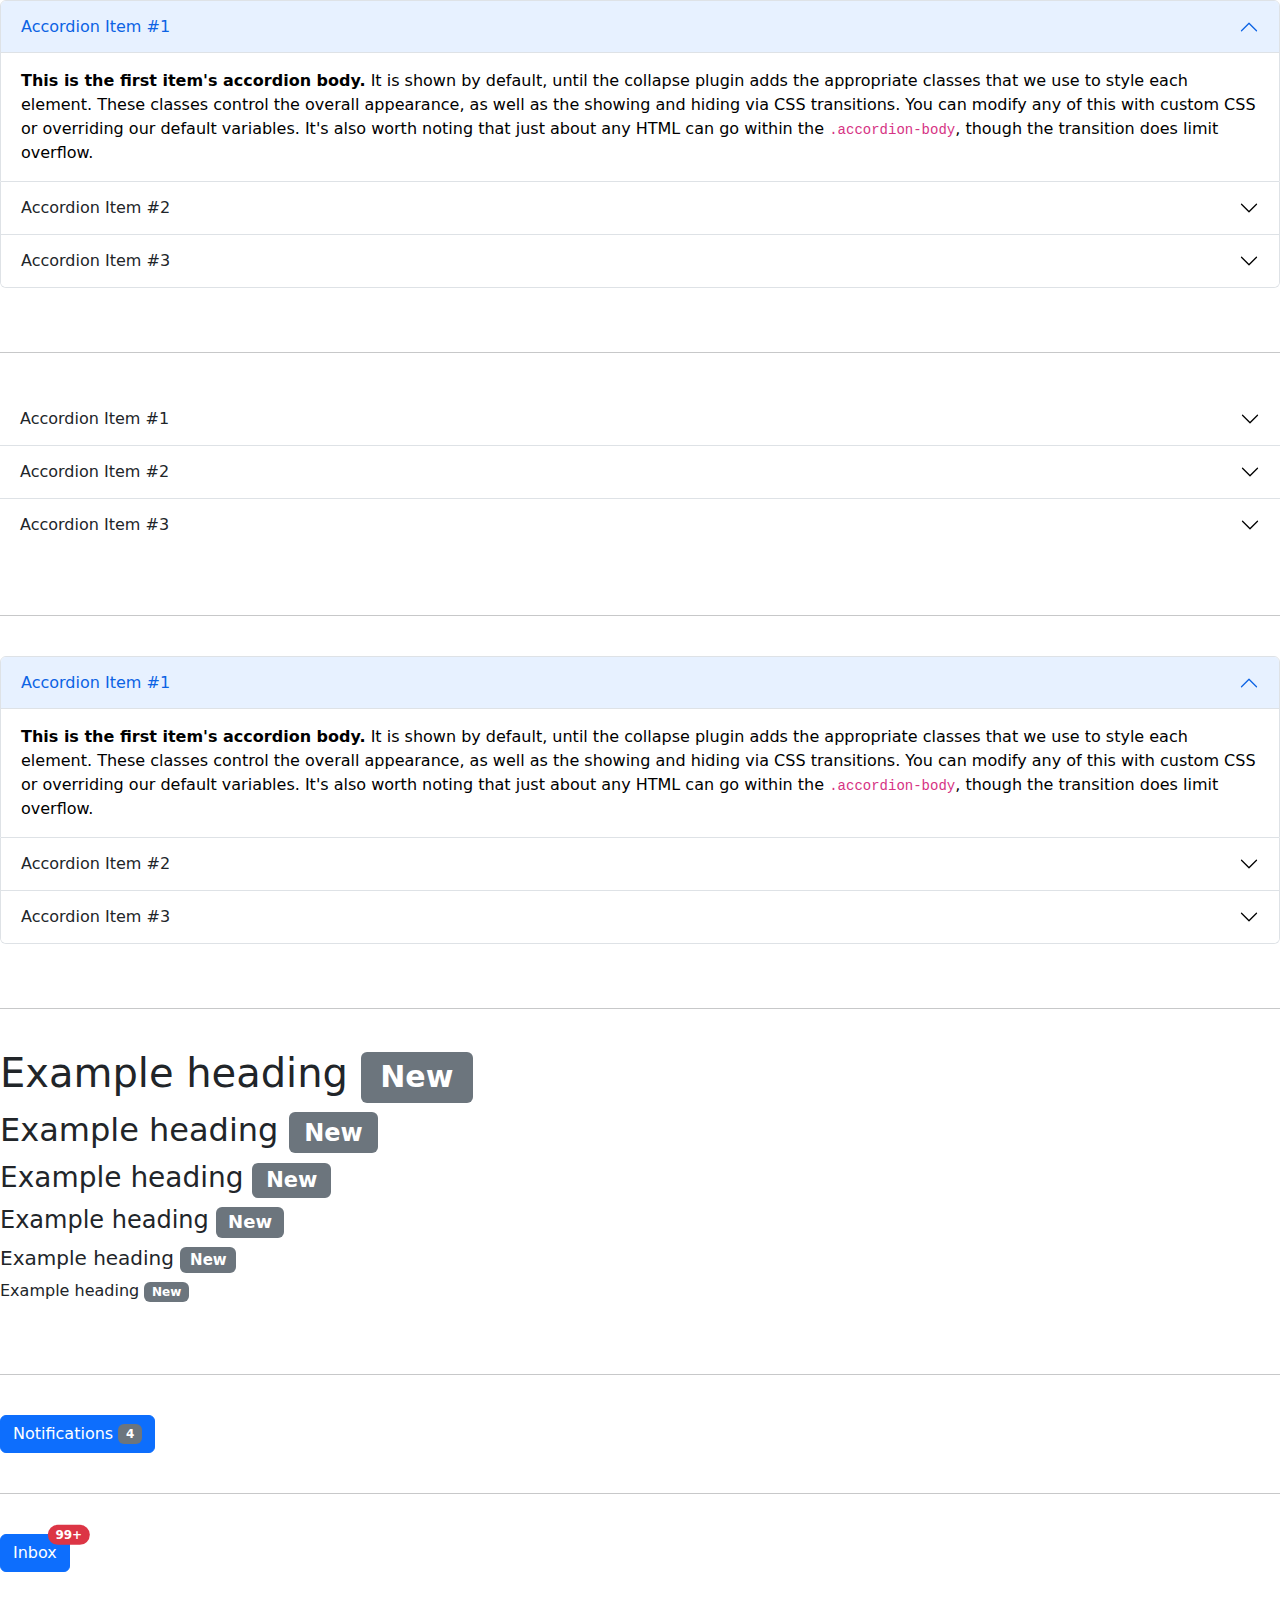
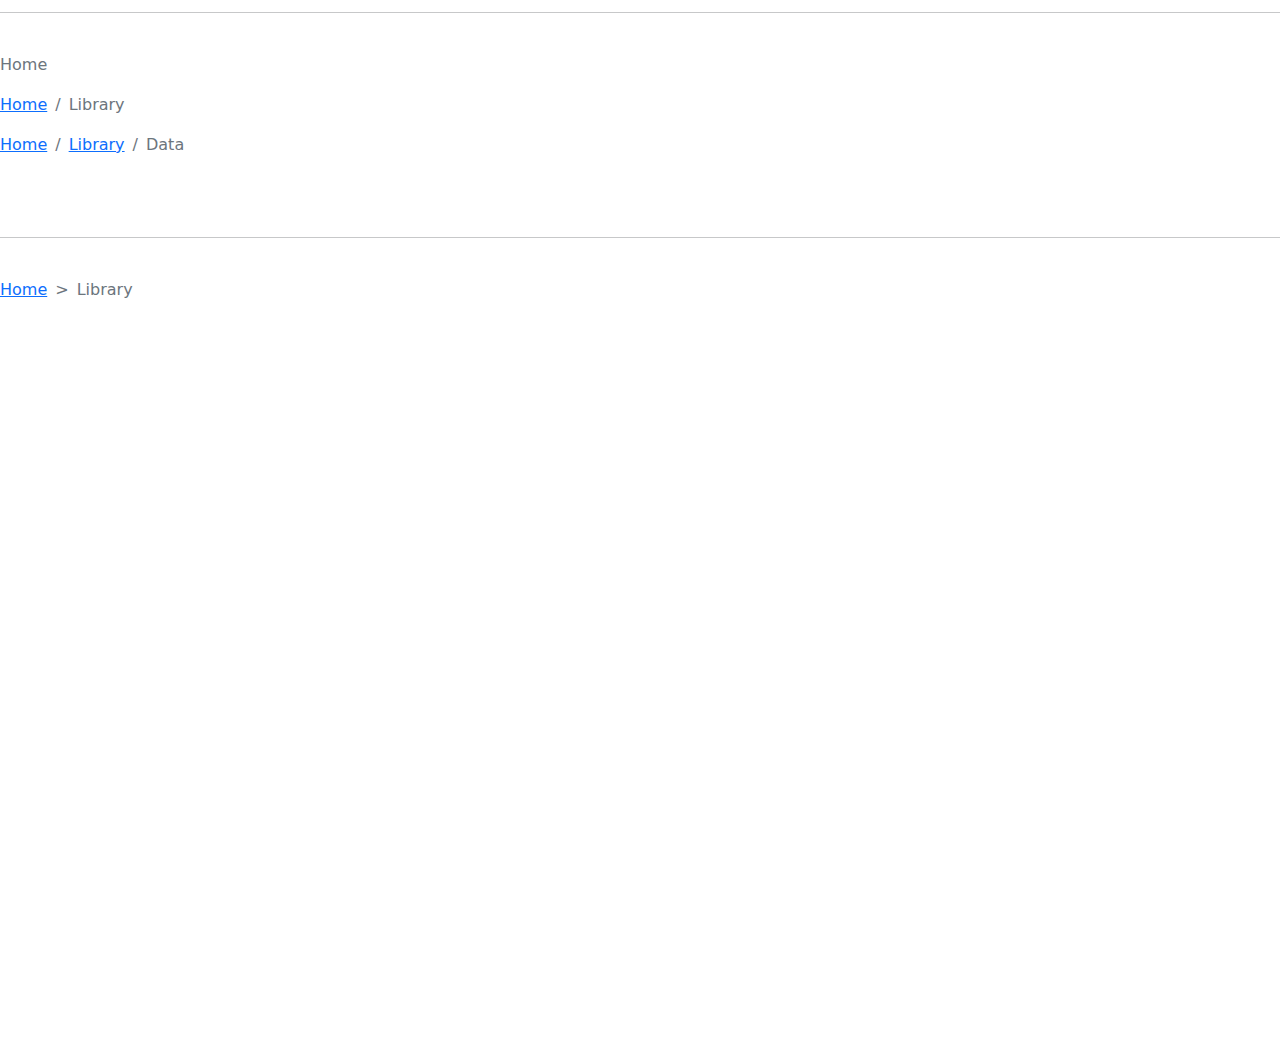
<file: Bootstrap/16.Accordion-Badge-Breadcrumb.html>
<!DOCTYPE html>
<html lang="en">

<head>
    <meta charset="UTF-8">
    <meta http-equiv="X-UA-Compatible" content="IE=edge">
    <meta name="viewport" content="width=device-width, initial-scale=1.0">
    <title>Document</title>
    <link rel="stylesheet" href="css/bootstrap.min.css">
    <style>
        body {
            margin-bottom: 750px;
        }
    </style>
</head>

<body>

    <div class="accordion" id="accordionExample">
        <div class="accordion-item">
            <h2 class="accordion-header" id="headingOne">
                <button class="accordion-button" type="button" data-bs-toggle="collapse" data-bs-target="#collapseOne"
                    aria-expanded="true" aria-controls="collapseOne">
                    Accordion Item #1
                </button>
            </h2>
            <div id="collapseOne" class="accordion-collapse collapse show" aria-labelledby="headingOne"
                data-bs-parent="#accordionExample">
                <div class="accordion-body">
                    <strong>This is the first item's accordion body.</strong> It is shown by default, until the collapse
                    plugin adds the appropriate classes that we use to style each element. These classes control the
                    overall appearance, as well as the showing and hiding via CSS transitions. You can modify any of
                    this with custom CSS or overriding our default variables. It's also worth noting that just about any
                    HTML can go within the <code>.accordion-body</code>, though the transition does limit overflow.
                </div>
            </div>
        </div>
        <div class="accordion-item">
            <h2 class="accordion-header" id="headingTwo">
                <button class="accordion-button collapsed" type="button" data-bs-toggle="collapse"
                    data-bs-target="#collapseTwo" aria-expanded="false" aria-controls="collapseTwo">
                    Accordion Item #2
                </button>
            </h2>
            <div id="collapseTwo" class="accordion-collapse collapse" aria-labelledby="headingTwo"
                data-bs-parent="#accordionExample">
                <div class="accordion-body">
                    <strong>This is the second item's accordion body.</strong> It is hidden by default, until the
                    collapse plugin adds the appropriate classes that we use to style each element. These classes
                    control the overall appearance, as well as the showing and hiding via CSS transitions. You can
                    modify any of this with custom CSS or overriding our default variables. It's also worth noting that
                    just about any HTML can go within the <code>.accordion-body</code>, though the transition does limit
                    overflow.
                </div>
            </div>
        </div>
        <div class="accordion-item">
            <h2 class="accordion-header" id="headingThree">
                <button class="accordion-button collapsed" type="button" data-bs-toggle="collapse"
                    data-bs-target="#collapseThree" aria-expanded="false" aria-controls="collapseThree">
                    Accordion Item #3
                </button>
            </h2>
            <div id="collapseThree" class="accordion-collapse collapse" aria-labelledby="headingThree"
                data-bs-parent="#accordionExample">
                <div class="accordion-body">
                    <strong>This is the third item's accordion body.</strong> It is hidden by default, until the
                    collapse plugin adds the appropriate classes that we use to style each element. These classes
                    control the overall appearance, as well as the showing and hiding via CSS transitions. You can
                    modify any of this with custom CSS or overriding our default variables. It's also worth noting that
                    just about any HTML can go within the <code>.accordion-body</code>, though the transition does limit
                    overflow.
                </div>
            </div>
        </div>
    </div>

    <br>
    <br>
    <hr>
    <br>

    <div class="accordion accordion-flush" id="accordionFlushExample">
        <div class="accordion-item">
            <h2 class="accordion-header" id="flush-headingOne">
                <button class="accordion-button collapsed" type="button" data-bs-toggle="collapse"
                    data-bs-target="#flush-collapseOne" aria-expanded="false" aria-controls="flush-collapseOne">
                    Accordion Item #1
                </button>
            </h2>
            <div id="flush-collapseOne" class="accordion-collapse collapse" aria-labelledby="flush-headingOne"
                data-bs-parent="#accordionFlushExample">
                <div class="accordion-body">Placeholder content for this accordion, which is intended to demonstrate the
                    <code>.accordion-flush</code> class. This is the first item's accordion body.
                </div>
            </div>
        </div>
        <div class="accordion-item">
            <h2 class="accordion-header" id="flush-headingTwo">
                <button class="accordion-button collapsed" type="button" data-bs-toggle="collapse"
                    data-bs-target="#flush-collapseTwo" aria-expanded="false" aria-controls="flush-collapseTwo">
                    Accordion Item #2
                </button>
            </h2>
            <div id="flush-collapseTwo" class="accordion-collapse collapse" aria-labelledby="flush-headingTwo"
                data-bs-parent="#accordionFlushExample">
                <div class="accordion-body">Placeholder content for this accordion, which is intended to demonstrate the
                    <code>.accordion-flush</code> class. This is the second item's accordion body. Let's imagine this
                    being filled with some actual content.
                </div>
            </div>
        </div>
        <div class="accordion-item">
            <h2 class="accordion-header" id="flush-headingThree">
                <button class="accordion-button collapsed" type="button" data-bs-toggle="collapse"
                    data-bs-target="#flush-collapseThree" aria-expanded="false" aria-controls="flush-collapseThree">
                    Accordion Item #3
                </button>
            </h2>
            <div id="flush-collapseThree" class="accordion-collapse collapse" aria-labelledby="flush-headingThree"
                data-bs-parent="#accordionFlushExample">
                <div class="accordion-body">Placeholder content for this accordion, which is intended to demonstrate the
                    <code>.accordion-flush</code> class. This is the third item's accordion body. Nothing more exciting
                    happening here in terms of content, but just filling up the space to make it look, at least at first
                    glance, a bit more representative of how this would look in a real-world application.
                </div>
            </div>
        </div>
    </div>


    <br>
    <br>
    <hr>
    <br>


    <div class="accordion" id="accordionPanelsStayOpenExample">
        <div class="accordion-item">
            <h2 class="accordion-header" id="panelsStayOpen-headingOne">
                <button class="accordion-button" type="button" data-bs-toggle="collapse"
                    data-bs-target="#panelsStayOpen-collapseOne" aria-expanded="true"
                    aria-controls="panelsStayOpen-collapseOne">
                    Accordion Item #1
                </button>
            </h2>
            <div id="panelsStayOpen-collapseOne" class="accordion-collapse collapse show"
                aria-labelledby="panelsStayOpen-headingOne">
                <div class="accordion-body">
                    <strong>This is the first item's accordion body.</strong> It is shown by default, until the collapse
                    plugin adds the appropriate classes that we use to style each element. These classes control the
                    overall appearance, as well as the showing and hiding via CSS transitions. You can modify any of
                    this with custom CSS or overriding our default variables. It's also worth noting that just about any
                    HTML can go within the <code>.accordion-body</code>, though the transition does limit overflow.
                </div>
            </div>
        </div>
        <div class="accordion-item">
            <h2 class="accordion-header" id="panelsStayOpen-headingTwo">
                <button class="accordion-button collapsed" type="button" data-bs-toggle="collapse"
                    data-bs-target="#panelsStayOpen-collapseTwo" aria-expanded="false"
                    aria-controls="panelsStayOpen-collapseTwo">
                    Accordion Item #2
                </button>
            </h2>
            <div id="panelsStayOpen-collapseTwo" class="accordion-collapse collapse"
                aria-labelledby="panelsStayOpen-headingTwo">
                <div class="accordion-body">
                    <strong>This is the second item's accordion body.</strong> It is hidden by default, until the
                    collapse plugin adds the appropriate classes that we use to style each element. These classes
                    control the overall appearance, as well as the showing and hiding via CSS transitions. You can
                    modify any of this with custom CSS or overriding our default variables. It's also worth noting that
                    just about any HTML can go within the <code>.accordion-body</code>, though the transition does limit
                    overflow.
                </div>
            </div>
        </div>
        <div class="accordion-item">
            <h2 class="accordion-header" id="panelsStayOpen-headingThree">
                <button class="accordion-button collapsed" type="button" data-bs-toggle="collapse"
                    data-bs-target="#panelsStayOpen-collapseThree" aria-expanded="false"
                    aria-controls="panelsStayOpen-collapseThree">
                    Accordion Item #3
                </button>
            </h2>
            <div id="panelsStayOpen-collapseThree" class="accordion-collapse collapse"
                aria-labelledby="panelsStayOpen-headingThree">
                <div class="accordion-body">
                    <strong>This is the third item's accordion body.</strong> It is hidden by default, until the
                    collapse plugin adds the appropriate classes that we use to style each element. These classes
                    control the overall appearance, as well as the showing and hiding via CSS transitions. You can
                    modify any of this with custom CSS or overriding our default variables. It's also worth noting that
                    just about any HTML can go within the <code>.accordion-body</code>, though the transition does limit
                    overflow.
                </div>
            </div>
        </div>
    </div>

    <br>
    <br>
    <hr>
    <br>


    <h1>Example heading <span class="badge bg-secondary">New</span></h1>
    <h2>Example heading <span class="badge bg-secondary">New</span></h2>
    <h3>Example heading <span class="badge bg-secondary">New</span></h3>
    <h4>Example heading <span class="badge bg-secondary">New</span></h4>
    <h5>Example heading <span class="badge bg-secondary">New</span></h5>
    <h6>Example heading <span class="badge bg-secondary">New</span></h6>

    <br>
    <br>
    <hr>
    <br>
    <button type="button" class="btn btn-primary">
        Notifications <span class="badge text-bg-secondary">4</span>
    </button>

    <br>
    <br>
    <hr>
    <br>
    <button type="button" class="btn btn-primary position-relative">
        Inbox
        <span class="position-absolute top-0 start-100 translate-middle badge rounded-pill bg-danger">
            99+
            <span class="visually-hidden">unread messages</span>
        </span>
    </button>

    <br>
    <br>
    <hr>
    <br>

    <nav aria-label="breadcrumb">
        <ol class="breadcrumb">
            <li class="breadcrumb-item active" aria-current="page">Home</li>
        </ol>
    </nav>

    <nav aria-label="breadcrumb">
        <ol class="breadcrumb">
            <li class="breadcrumb-item"><a href="#">Home</a></li>
            <li class="breadcrumb-item active" aria-current="page">Library</li>
        </ol>
    </nav>

    <nav aria-label="breadcrumb">
        <ol class="breadcrumb">
            <li class="breadcrumb-item"><a href="#">Home</a></li>
            <li class="breadcrumb-item"><a href="#">Library</a></li>
            <li class="breadcrumb-item active" aria-current="page">Data</li>
        </ol>
    </nav>

    <br>
    <br>
    <hr>
    <br>
    <nav style="--bs-breadcrumb-divider: '>';" aria-label="breadcrumb">
        <ol class="breadcrumb">
            <li class="breadcrumb-item"><a href="#">Home</a></li>
            <li class="breadcrumb-item active" aria-current="page">Library</li>
        </ol>
    </nav>
    <script src="js/bootstrap.bundle.min.js"></script>
</body>

</html>
</file>
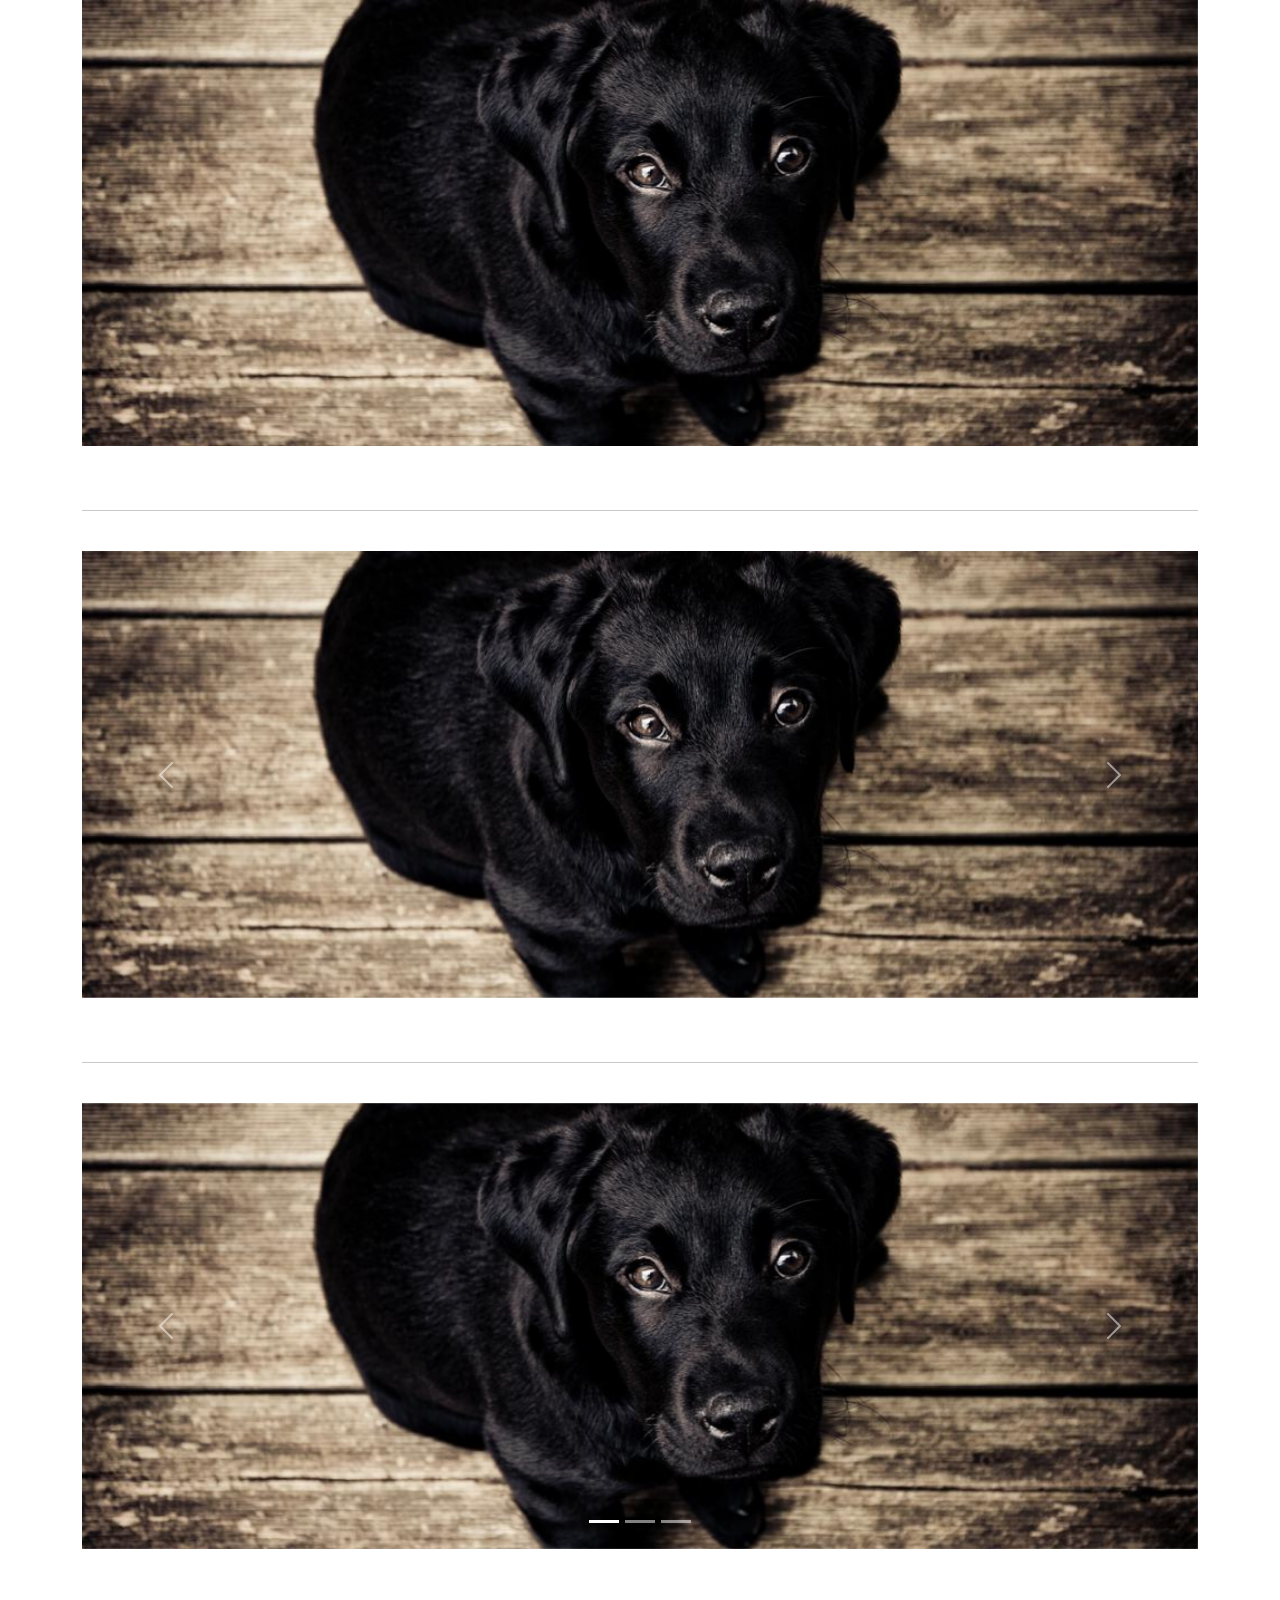
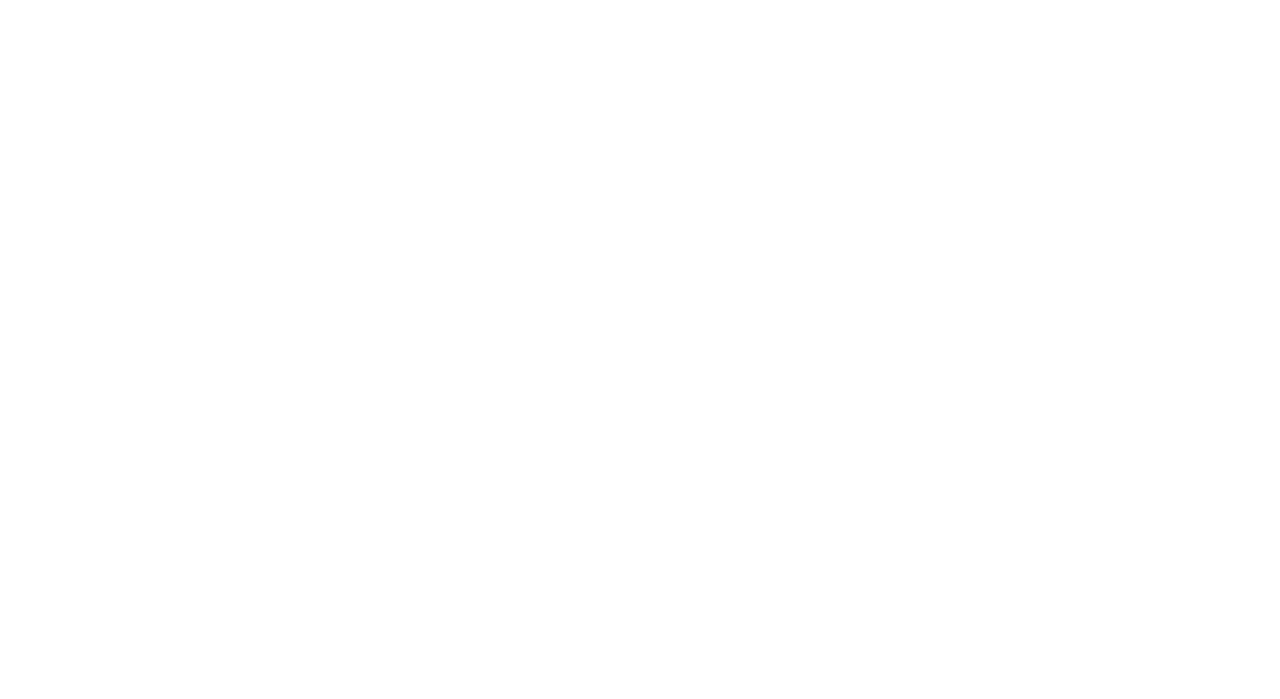
<file: Bootstrap/18.Carousel.html>
<!DOCTYPE html>
<html lang="en">

<head>
    <meta charset="UTF-8">
    <meta http-equiv="X-UA-Compatible" content="IE=edge">
    <meta name="viewport" content="width=device-width, initial-scale=1.0">
    <title>Document</title>
    <link rel="stylesheet" href="css/bootstrap.min.css">
    <style>
        body {
            margin-bottom: 750px;
        }
    </style>
</head>

<body>
    <div class="container">
        <div id="carouselExampleSlidesOnly" class="carousel slide" data-bs-ride="carousel">
            <div class="carousel-inner">
                <div class="carousel-item active">
                    <img src="img/resim1.jpg" class="d-block w-100" alt="...">
                </div>
                <div class="carousel-item">
                    <img src="img/resim2.jpg" class="d-block w-100" alt="...">
                </div>
                <div class="carousel-item">
                    <img src="img/resim3.jpg" class="d-block w-100" alt="...">
                </div>
            </div>
        </div>

        <br>
        <br>
        <hr>
        <br>
        <div id="carouselExampleControls" class="carousel slide" data-bs-ride="carousel">
            <div class="carousel-inner">
                <div class="carousel-item active">
                    <img src="img/resim1.jpg" class="d-block w-100" alt="...">
                </div>
                <div class="carousel-item">
                    <img src="img/resim2.jpg" class="d-block w-100" alt="...">
                </div>
                <div class="carousel-item">
                    <img src="img/resim3.jpg" class="d-block w-100" alt="...">
                </div>
            </div>
            <button class="carousel-control-prev" type="button" data-bs-target="#carouselExampleControls"
                data-bs-slide="prev">
                <span class="carousel-control-prev-icon" aria-hidden="true"></span>
                <span class="visually-hidden">Previous</span>
            </button>
            <button class="carousel-control-next" type="button" data-bs-target="#carouselExampleControls"
                data-bs-slide="next">
                <span class="carousel-control-next-icon" aria-hidden="true"></span>
                <span class="visually-hidden">Next</span>
            </button>
        </div>

        <br>
        <br>
        <hr>
        <br>

        <div id="carouselExampleIndicators" class="carousel slide" data-bs-ride="true">
            <div class="carousel-indicators">
                <button type="button" data-bs-target="#carouselExampleIndicators" data-bs-slide-to="0" class="active"
                    aria-current="true" aria-label="Slide 1"></button>
                <button type="button" data-bs-target="#carouselExampleIndicators" data-bs-slide-to="1"
                    aria-label="Slide 2"></button>
                <button type="button" data-bs-target="#carouselExampleIndicators" data-bs-slide-to="2"
                    aria-label="Slide 3"></button>
            </div>
            <div class="carousel-inner">
                <div class="carousel-item active">
                    <img src="img/resim1.jpg" class="d-block w-100" alt="...">
                </div>
                <div class="carousel-item">
                    <img src="img/resim2.jpg" class="d-block w-100" alt="...">
                </div>
                <div class="carousel-item">
                    <img src="img/resim3.jpg" class="d-block w-100" alt="...">
                </div>
            </div>
            <button class="carousel-control-prev" type="button" data-bs-target="#carouselExampleIndicators"
                data-bs-slide="prev">
                <span class="carousel-control-prev-icon" aria-hidden="true"></span>
                <span class="visually-hidden">Previous</span>
            </button>
            <button class="carousel-control-next" type="button" data-bs-target="#carouselExampleIndicators"
                data-bs-slide="next">
                <span class="carousel-control-next-icon" aria-hidden="true"></span>
                <span class="visually-hidden">Next</span>
            </button>
        </div>

    </div>




    <script src="js/bootstrap.bundle.min.js"></script>
</body>

</html>
</file>
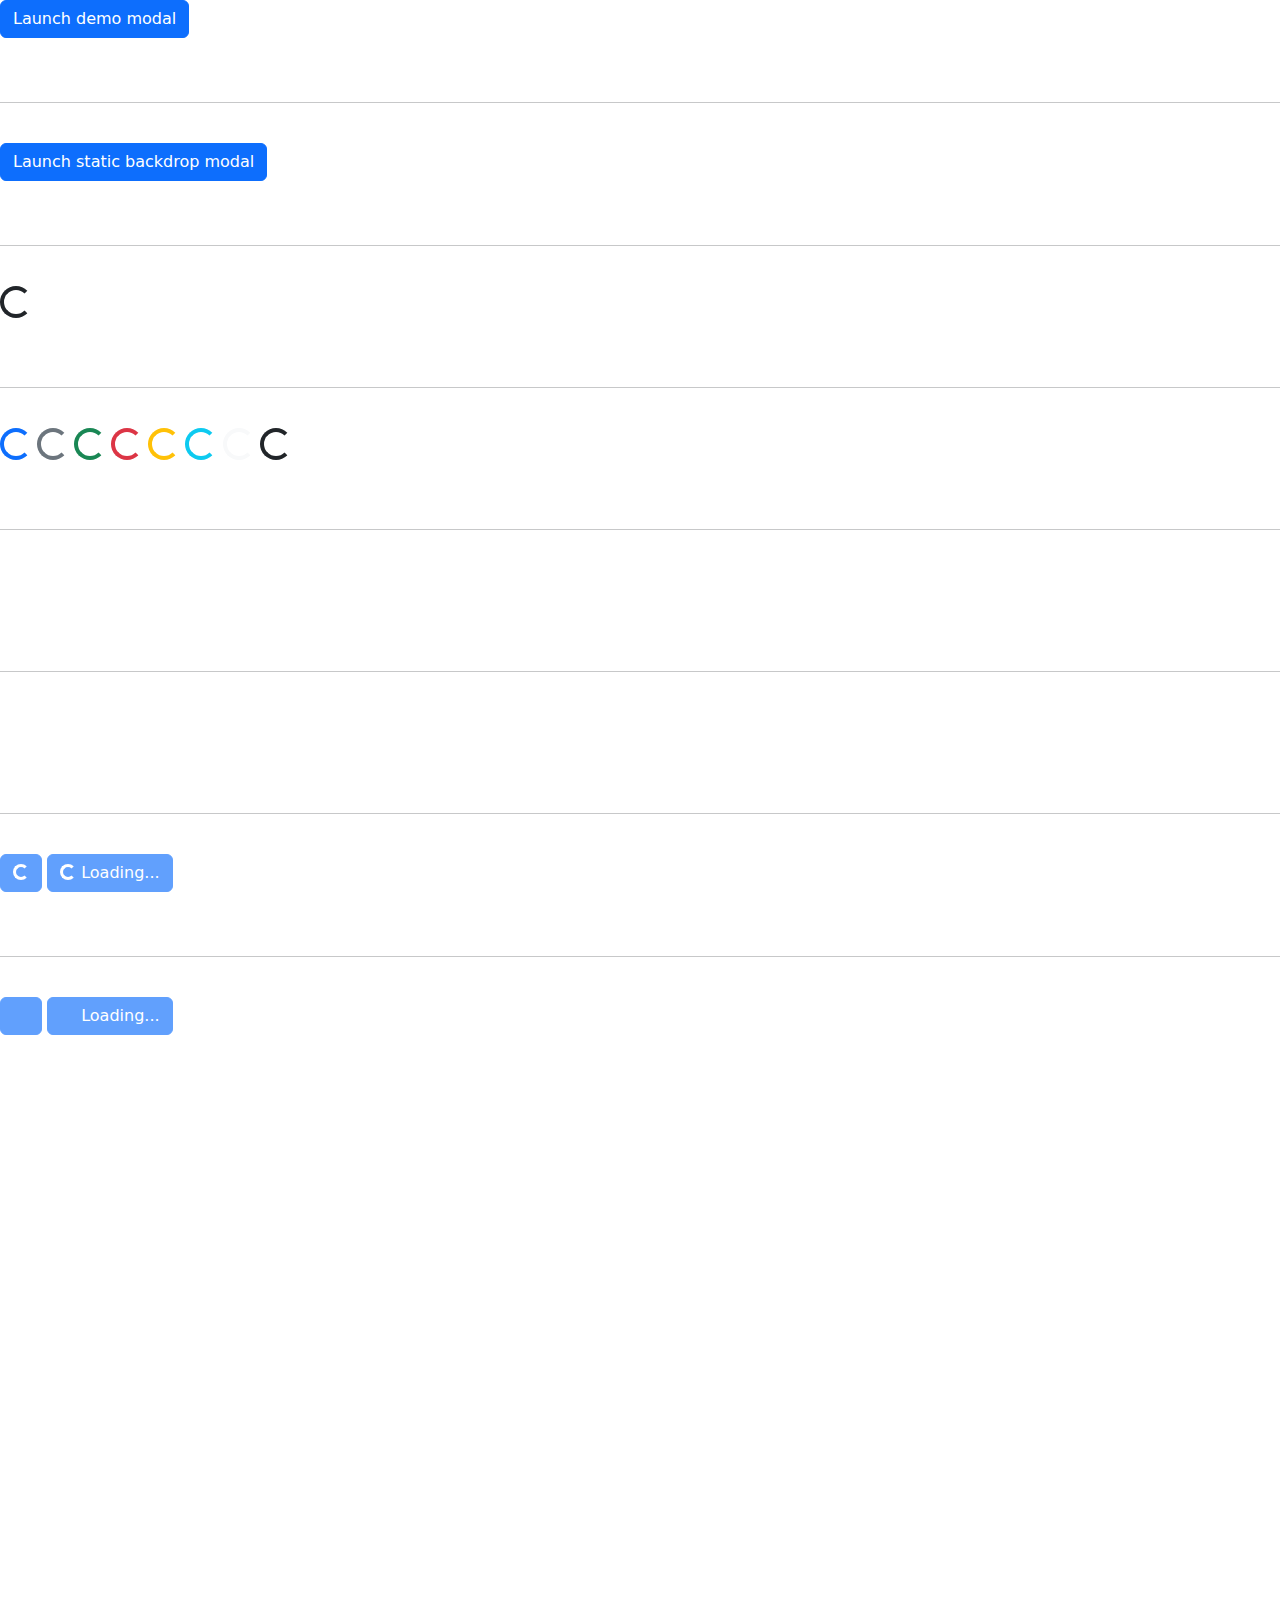
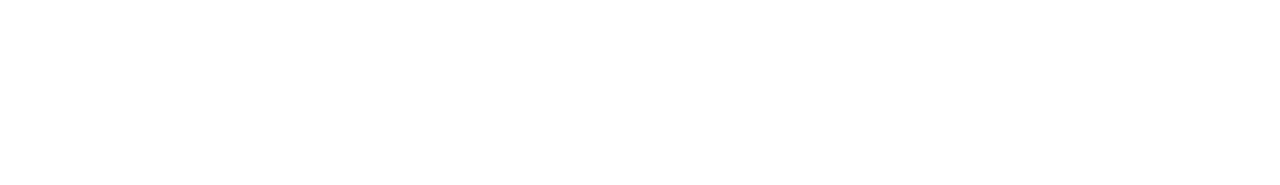
<file: Bootstrap/19.Modal-Spinner.html>
<!DOCTYPE html>
<html lang="en">

<head>
    <meta charset="UTF-8">
    <meta http-equiv="X-UA-Compatible" content="IE=edge">
    <meta name="viewport" content="width=device-width, initial-scale=1.0">
    <title>Document</title>
    <link rel="stylesheet" href="css/bootstrap.min.css">
    <style>
        body {
            margin-bottom: 750px;
        }
    </style>
</head>

<body>
    <button type="button" class="btn btn-primary" data-bs-toggle="modal" data-bs-target="#exampleModal">
        Launch demo modal
    </button>

    <!-- Modal -->
    <div class="modal fade" id="exampleModal" tabindex="-1" aria-labelledby="exampleModalLabel" aria-hidden="true">
        <div class="modal-dialog modal-dialog-scrollable">
            <div class="modal-content">
                <div class="modal-header">
                    <h5 class="modal-title" id="exampleModalLabel">Modal title</h5>
                    <button type="button" class="btn-close" data-bs-dismiss="modal" aria-label="Close"></button>
                </div>
                <div class="modal-body">
                    Lorem ipsum dolor sit amet consectetur adipisicing elit. Beatae blanditiis velit fugit voluptatibus
                    in officia, odit harum fugiat placeat illum minus! Quaerat odio voluptatum distinctio labore
                    praesentium, ipsam doloremque tempora.





                    Lorem ipsum dolor sit amet consectetur adipisicing elit. Beatae blanditiis velit fugit voluptatibus
                    in officia, odit harum fugiat placeat illum minus! Quaerat odio voluptatum distinctio labore
                    praesentium, ipsam doloremque tempora.






                    Lorem ipsum dolor sit amet consectetur adipisicing elit. Beatae blanditiis velit fugit voluptatibus
                    in officia, odit harum fugiat placeat illum minus! Quaerat odio voluptatum distinctio labore
                    praesentium, ipsam doloremque tempora.
                    Lorem ipsum dolor sit amet consectetur adipisicing elit. Beatae blanditiis velit fugit voluptatibus
                    in officia, odit harum fugiat placeat illum minus! Quaerat odio voluptatum distinctio labore
                    praesentium, ipsam doloremque tempora. Lorem ipsum dolor sit amet consectetur adipisicing elit.
                    Beatae blanditiis velit fugit voluptatibus in officia, odit harum fugiat placeat illum minus!
                    Quaerat odio voluptatum distinctio labore praesentium, ipsam doloremque tempora. Lorem ipsum dolor
                    sit amet consectetur adipisicing elit. Beatae blanditiis velit fugit voluptatibus in officia, odit
                    harum fugiat placeat illum minus! Quaerat odio voluptatum distinctio labore praesentium, ipsam
                    doloremque tempora. Lorem ipsum dolor sit amet consectetur adipisicing elit. Beatae blanditiis velit
                    fugit voluptatibus in officia, odit harum fugiat placeat illum minus! Quaerat odio voluptatum
                    distinctio labore praesentium, ipsam doloremque tempora. Lorem ipsum dolor sit amet consectetur
                    adipisicing elit. Beatae blanditiis velit fugit voluptatibus in officia, odit harum fugiat placeat
                    illum minus! Quaerat odio voluptatum distinctio labore praesentium, ipsam doloremque tempora. Lorem
                    ipsum dolor sit amet consectetur adipisicing elit. Beatae blanditiis velit fugit voluptatibus in
                    officia, odit harum fugiat placeat illum minus! Quaerat odio voluptatum distinctio labore
                    praesentium, ipsam doloremque tempora. Lorem ipsum dolor sit amet consectetur adipisicing elit.
                    Beatae blanditiis velit fugit voluptatibus in officia, odit harum fugiat placeat illum minus!
                    Quaerat odio voluptatum distinctio labore praesentium, ipsam doloremque tempora. Lorem ipsum dolor
                    sit amet consectetur adipisicing elit. Beatae blanditiis velit fugit voluptatibus in officia, odit
                    harum fugiat placeat illum minus! Quaerat odio voluptatum distinctio labore praesentium, ipsam
                    doloremque tempora. Lorem ipsum dolor sit amet consectetur adipisicing elit. Beatae blanditiis velit
                    fugit voluptatibus in officia, odit harum fugiat placeat illum minus! Quaerat odio voluptatum
                    distinctio labore praesentium, ipsam doloremque tempora.





                    Lorem ipsum dolor sit amet consectetur adipisicing elit. Beatae blanditiis velit fugit voluptatibus
                    in officia, odit harum fugiat placeat illum minus! Quaerat odio voluptatum distinctio labore
                    praesentium, ipsam doloremque tempora.
                </div>
                <div class="modal-footer">
                    <button type="button" class="btn btn-secondary" data-bs-dismiss="modal">Close</button>
                    <button type="button" class="btn btn-primary">Save changes</button>
                </div>
            </div>
        </div>
    </div>


    <br>
    <br>
    <br>
    <hr>
    <br>


    <!-- Button trigger modal -->
    <button type="button" class="btn btn-primary" data-bs-toggle="modal" data-bs-target="#staticBackdrop">
        Launch static backdrop modal
    </button>

    <!-- Modal -->
    <div class="modal fade" id="staticBackdrop" data-bs-backdrop="static" data-bs-keyboard="false" tabindex="-1"
        aria-labelledby="staticBackdropLabel" aria-hidden="true">
        <div class="modal-dialog modal-dialog-centered">
            <div class="modal-content">
                <div class="modal-header">
                    <h5 class="modal-title" id="staticBackdropLabel">Modal title</h5>
                    <button type="button" class="btn-close" data-bs-dismiss="modal" aria-label="Close"></button>
                </div>
                <div class="modal-body">
                    ...
                </div>
                <div class="modal-footer">
                    <button type="button" class="btn btn-secondary" data-bs-dismiss="modal">Close</button>
                    <button type="button" class="btn btn-primary">Understood</button>
                </div>
            </div>
        </div>
    </div>

    <br>
    <br>
    <br>
    <hr>
    <br>
    <div class="spinner-border" role="status">
        <span class="visually-hidden">Loading...</span>
    </div>
    <br>
    <br>
    <br>
    <hr>
    <br>

    <div class="spinner-border text-primary" role="status">
        <span class="visually-hidden">Loading...</span>
    </div>
    <div class="spinner-border text-secondary" role="status">
        <span class="visually-hidden">Loading...</span>
    </div>
    <div class="spinner-border text-success" role="status">
        <span class="visually-hidden">Loading...</span>
    </div>
    <div class="spinner-border text-danger" role="status">
        <span class="visually-hidden">Loading...</span>
    </div>
    <div class="spinner-border text-warning" role="status">
        <span class="visually-hidden">Loading...</span>
    </div>
    <div class="spinner-border text-info" role="status">
        <span class="visually-hidden">Loading...</span>
    </div>
    <div class="spinner-border text-light" role="status">
        <span class="visually-hidden">Loading...</span>
    </div>
    <div class="spinner-border text-dark" role="status">
        <span class="visually-hidden">Loading...</span>
    </div>

    <br>
    <br>
    <br>
    <hr>
    <br>
    <div class="spinner-grow" role="status">
        <span class="visually-hidden">Loading...</span>
    </div>

    <br>
    <br>
    <br>
    <hr>
    <br>

    <div class="spinner-grow text-primary" role="status">
        <span class="visually-hidden">Loading...</span>
    </div>
    <div class="spinner-grow text-secondary" role="status">
        <span class="visually-hidden">Loading...</span>
    </div>
    <div class="spinner-grow text-success" role="status">
        <span class="visually-hidden">Loading...</span>
    </div>
    <div class="spinner-grow text-danger" role="status">
        <span class="visually-hidden">Loading...</span>
    </div>
    <div class="spinner-grow text-warning" role="status">
        <span class="visually-hidden">Loading...</span>
    </div>
    <div class="spinner-grow text-info" role="status">
        <span class="visually-hidden">Loading...</span>
    </div>
    <div class="spinner-grow text-light" role="status">
        <span class="visually-hidden">Loading...</span>
    </div>
    <div class="spinner-grow text-dark" role="status">
        <span class="visually-hidden">Loading...</span>
    </div>

    <br>
    <br>
    <br>
    <hr>
    <br>
    <button class="btn btn-primary" type="button" disabled>
        <span class="spinner-border spinner-border-sm" role="status" aria-hidden="true"></span>
        <span class="visually-hidden">Loading...</span>
    </button>
    <button class="btn btn-primary" type="button" disabled>
        <span class="spinner-border spinner-border-sm" role="status" aria-hidden="true"></span>
        Loading...
    </button>

    <br>
    <br>
    <br>
    <hr>
    <br>
    <button class="btn btn-primary" type="button" disabled>
        <span class="spinner-grow spinner-grow-sm" role="status" aria-hidden="true"></span>
        <span class="visually-hidden">Loading...</span>
    </button>
    <button class="btn btn-primary" type="button" disabled>
        <span class="spinner-grow spinner-grow-sm" role="status" aria-hidden="true"></span>
        Loading...
    </button>



    <script src="js/bootstrap.bundle.min.js"></script>
</body>

</html>
</file>
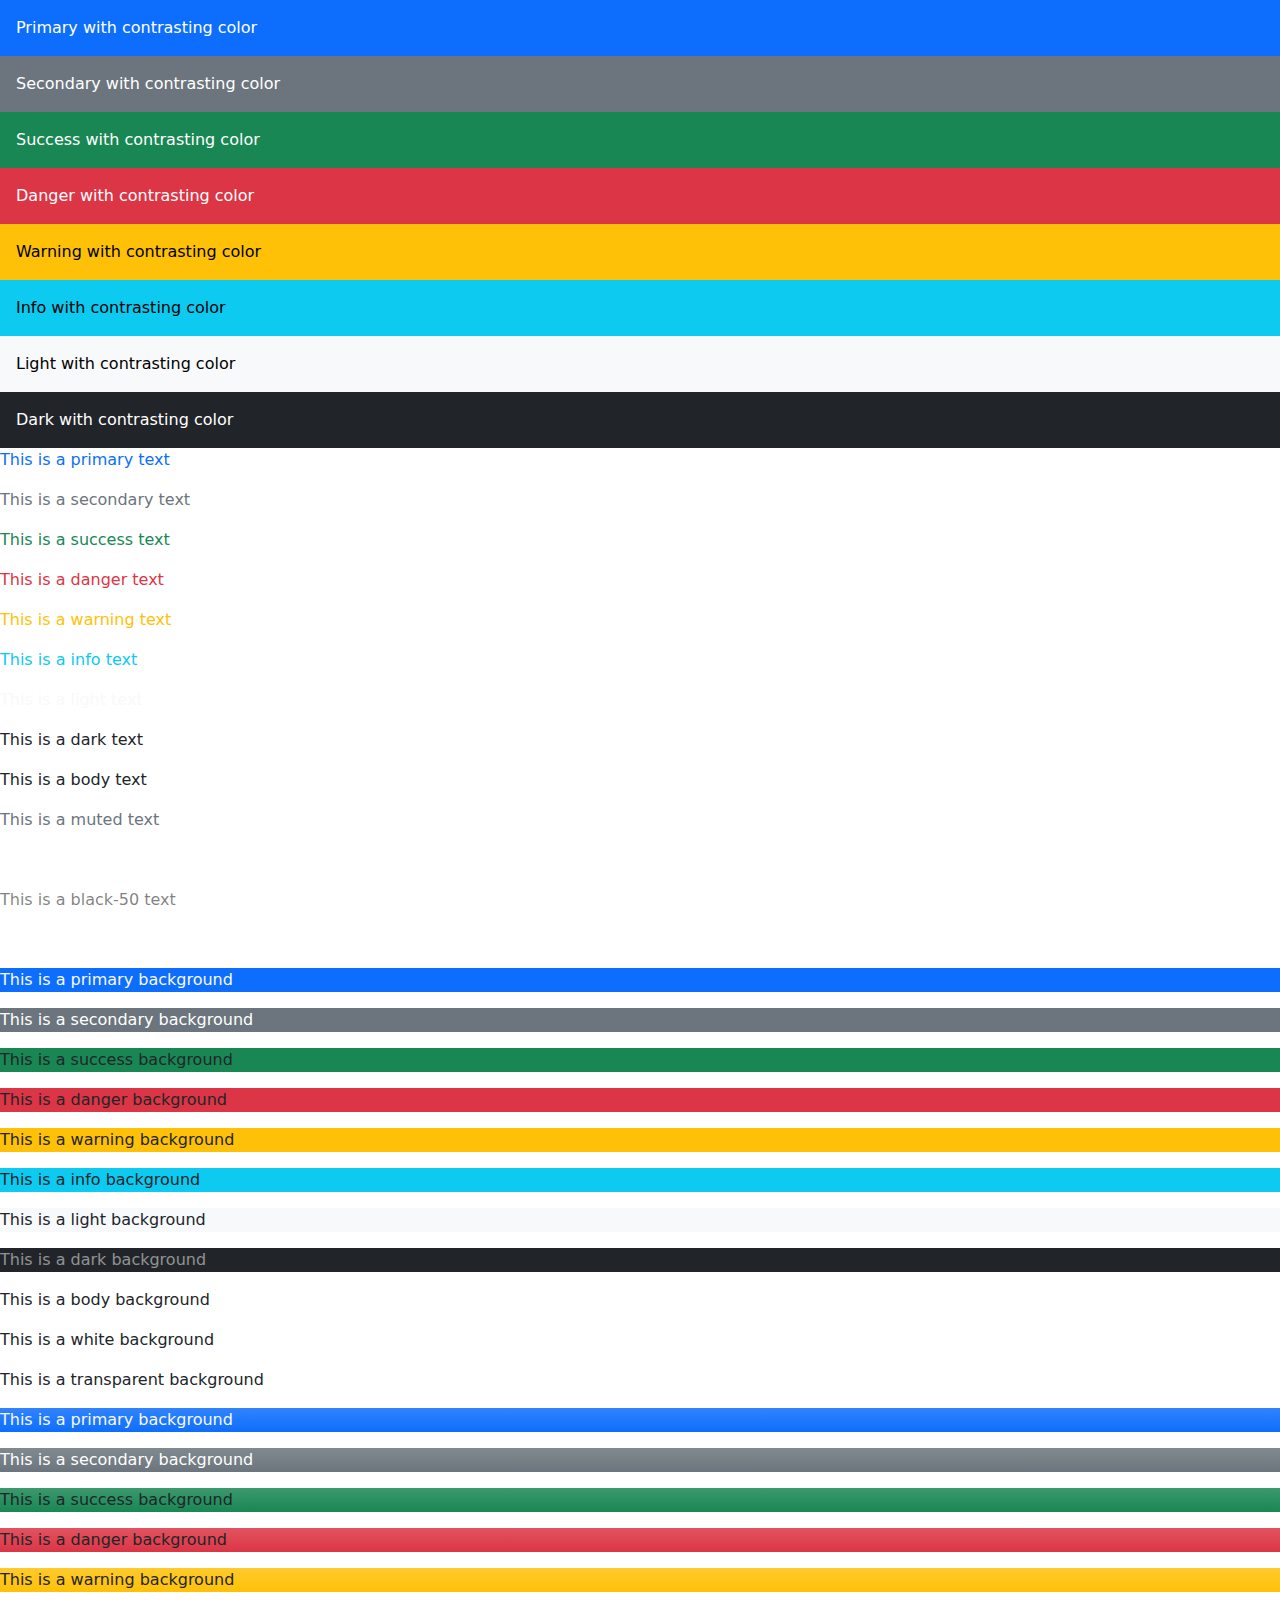
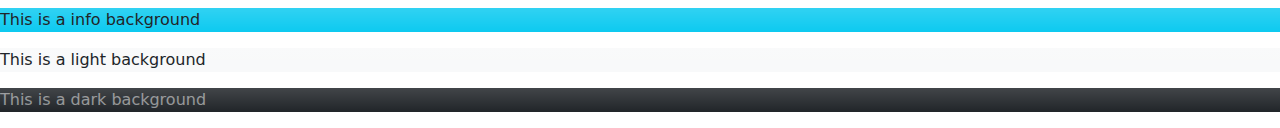
<file: Bootstrap/2.Color.html>
<!DOCTYPE html>
<html lang="en">

<head>
    <meta charset="UTF-8">
    <meta http-equiv="X-UA-Compatible" content="IE=edge">
    <meta name="viewport" content="width=device-width, initial-scale=1.0">
    <title>Document</title>
    <link rel="stylesheet" href="css/bootstrap.min.css">
</head>

<body>
    <!-- Combinlenmiş Hali -->
    <div class="text-bg-primary p-3">Primary with contrasting color</div>
    <div class="text-bg-secondary p-3">Secondary with contrasting color</div>
    <div class="text-bg-success p-3">Success with contrasting color</div>
    <div class="text-bg-danger p-3">Danger with contrasting color</div>
    <div class="text-bg-warning p-3">Warning with contrasting color</div>
    <div class="text-bg-info p-3">Info with contrasting color</div>
    <div class="text-bg-light p-3">Light with contrasting color</div>
    <div class="text-bg-dark p-3">Dark with contrasting color</div>

    <!-- COLORS ON TEXT -->

    <p class="text-primary">This is a primary text</p>
    <p class="text-secondary">This is a secondary text</p>
    <p class="text-success">This is a success text</p>
    <p class="text-danger">This is a danger text</p>
    <p class="text-warning">This is a warning text</p>
    <p class="text-info">This is a info text</p>
    <p class="text-light">This is a light text</p>
    <p class="text-dark">This is a dark text</p>
    <p class="text-body">This is a body text</p>
    <p class="text-muted">This is a muted text</p>
    <p class="text-white">This is a white text</p>
    <p class="text-black-50">This is a black-50 text</p>
    <p class="text-white-50">This is a white-50 text</p>



    <!-- COLORS ON BACKGROUND -->

    <p class="bg-primary text-light">This is a primary background</p>
    <p class="bg-secondary text-white">This is a secondary background</p>
    <p class="bg-success">This is a success background</p>
    <p class="bg-danger">This is a danger background</p>
    <p class="bg-warning">This is a warning background</p>
    <p class="bg-info">This is a info background</p>
    <p class="bg-light">This is a light background</p>
    <p class="bg-dark text-white-50">This is a dark background</p>
    <p class="bg-body">This is a body background</p>
    <p class="bg-white">This is a white background</p>
    <p class="bg-transparent">This is a transparent background</p>

    <!-- GRADIENT BACKGROUND COLORS -->

    <p class="bg-primary text-light bg-gradient">This is a primary background</p>
    <p class="bg-secondary text-white bg-gradient">This is a secondary background</p>
    <p class="bg-success bg-gradient">This is a success background</p>
    <p class="bg-danger bg-gradient">This is a danger background</p>
    <p class="bg-warning bg-gradient">This is a warning background</p>
    <p class="bg-info bg-gradient">This is a info background</p>
    <p class="bg-light bg-gradient">This is a light background</p>
    <p class="bg-dark text-white-50 bg-gradient">This is a dark background</p>



    <script src="js/bootstrap.bundle.min.js"></script>
</body>

</html>
</file>
<file: FruitGame/style.css>
* {
    padding: 0;
    margin: 0;
    box-sizing: border-box;
    font-family: "Poppins", sans-serif;
  }
  body {
    background-color: #ff8400;
    height: 100vh;
    width: 100vw;
    overflow: hidden;
  }
  #title{
    text-align: center;
    margin-top:45px;
  }
  #score-container {
    position: absolute;
    width: 3em;
    padding: 0.5em;
    background-color: #000000;
    color: #ffffff;
    text-align: center;
    left: 0;
    top: 0.5em;
  }
  #start-button {
    background-color: #d6624f;
    border: none;
    padding: 1em 2em;
    font-size: 1.2em;
    border-radius: 0.3em;
    color: #ffffff;
    cursor: pointer;
  }
  .cover-screen {
    background-color: #fae6c3;
    position: absolute;
    top: 0;
    left: 0;
    width: 100vw;
    height: 100vh;
    display: flex;
    flex-direction: column;
    justify-content: center;
    align-items: center;
  }
  .hide {
    display: none;
  }
  .container {
    background-color: #fae6c3;
    height: 100vh;
    width: 100vw;
    overflow: hidden;
  }
  .fruit {
    display: block;
    position: absolute;
    bottom: 0;
    animation: float 6s linear infinite;
    width: 100px;
  }
  @keyframes float {
    0% {
      bottom: 0;
    }
    100% {
      bottom: 100%;
      display: none;
    }
  }
</file>
<file: analogclock/analogclock.css>
*{
    padding: 0;
    margin: 0;
    box-sizing: border-box;
}
body{
    height: 100vh;
    background: linear-gradient(
        to bottom,
        #e61616 50%,
        #ffffff 50%
    );
}
.clock{
    background: #16191e;
    height: 320px;
    width: 320px;
    position: absolute;
    transform: translate(-50%,-50%);
    top: 50%;
    left: 50%;
    box-sizing: content-box;
    border-radius: 50%;
    border: 15px solid #242931;
    box-shadow: 15px 15px 35px rgba(0,0,0,0.2),
    inset 0 0 30px rgba(0,0,0,0.4);
}
img{
    position: relative;
}
.hand{
    position: absolute;
    background-color: #ffffff;
    margin: auto;
    left: 0;
    right: 0;
    border-radius: 5px;
    transform-origin: bottom;
}
.hour{
    height: 60px;
    width: 10px;
    top: 100px;
}
.minute{
    height: 80px;
    width: 5px;
    top: 80px;
}
.seconds{
    height: 90px;
    width: 3px;
    top: 70px;
    background-color: #e61616;
}
</file>
